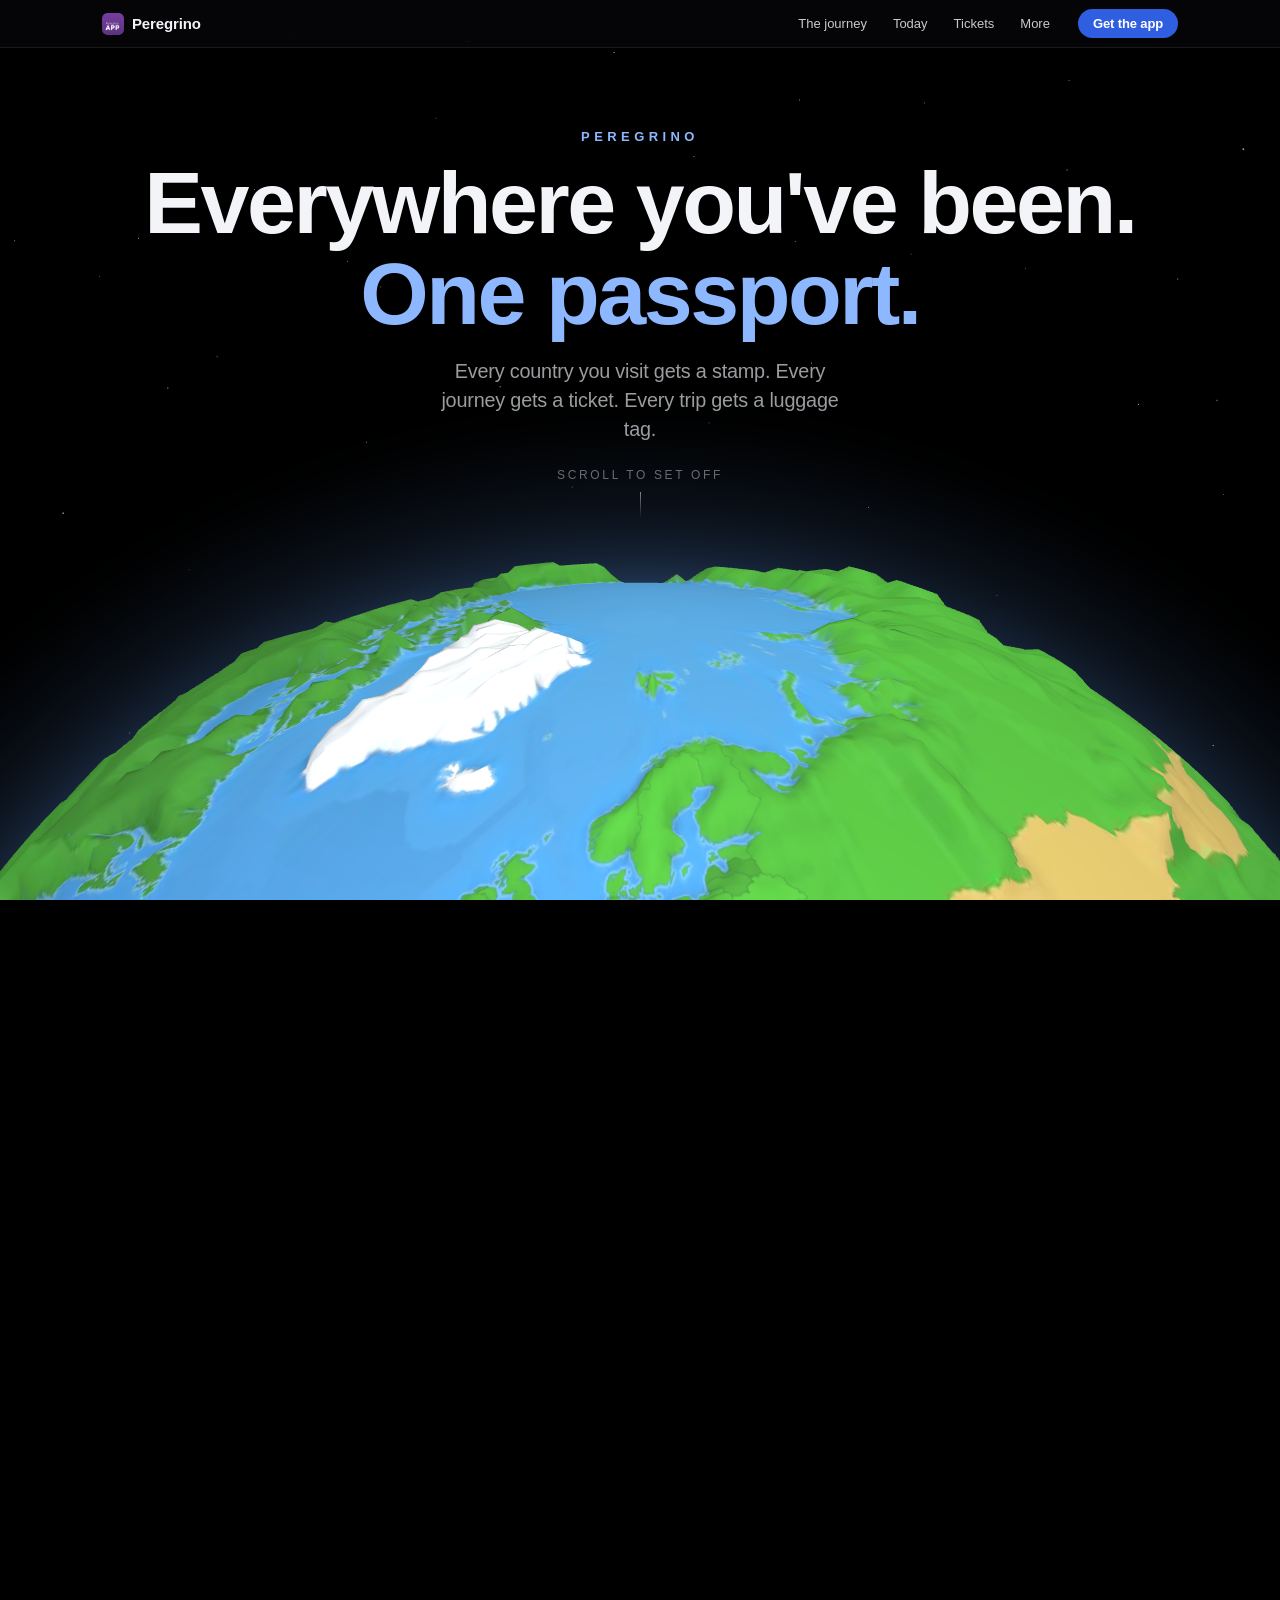
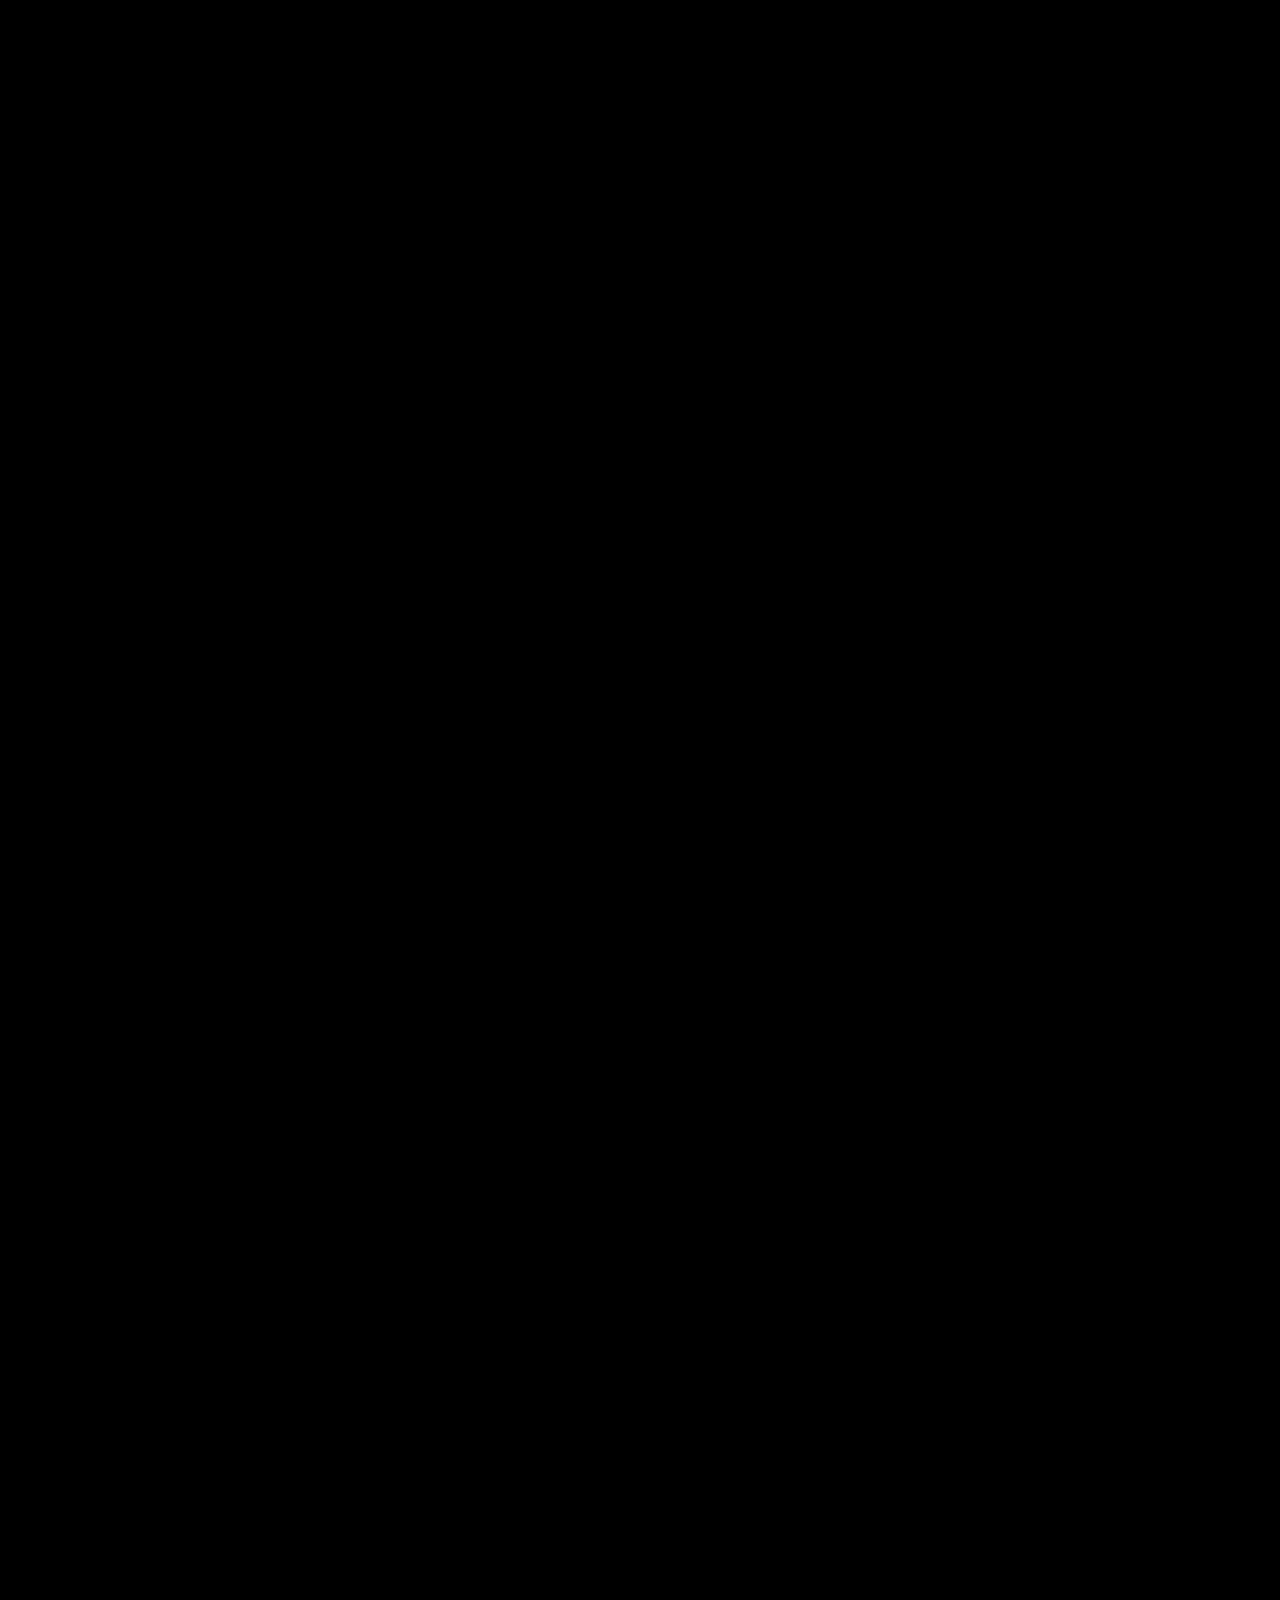
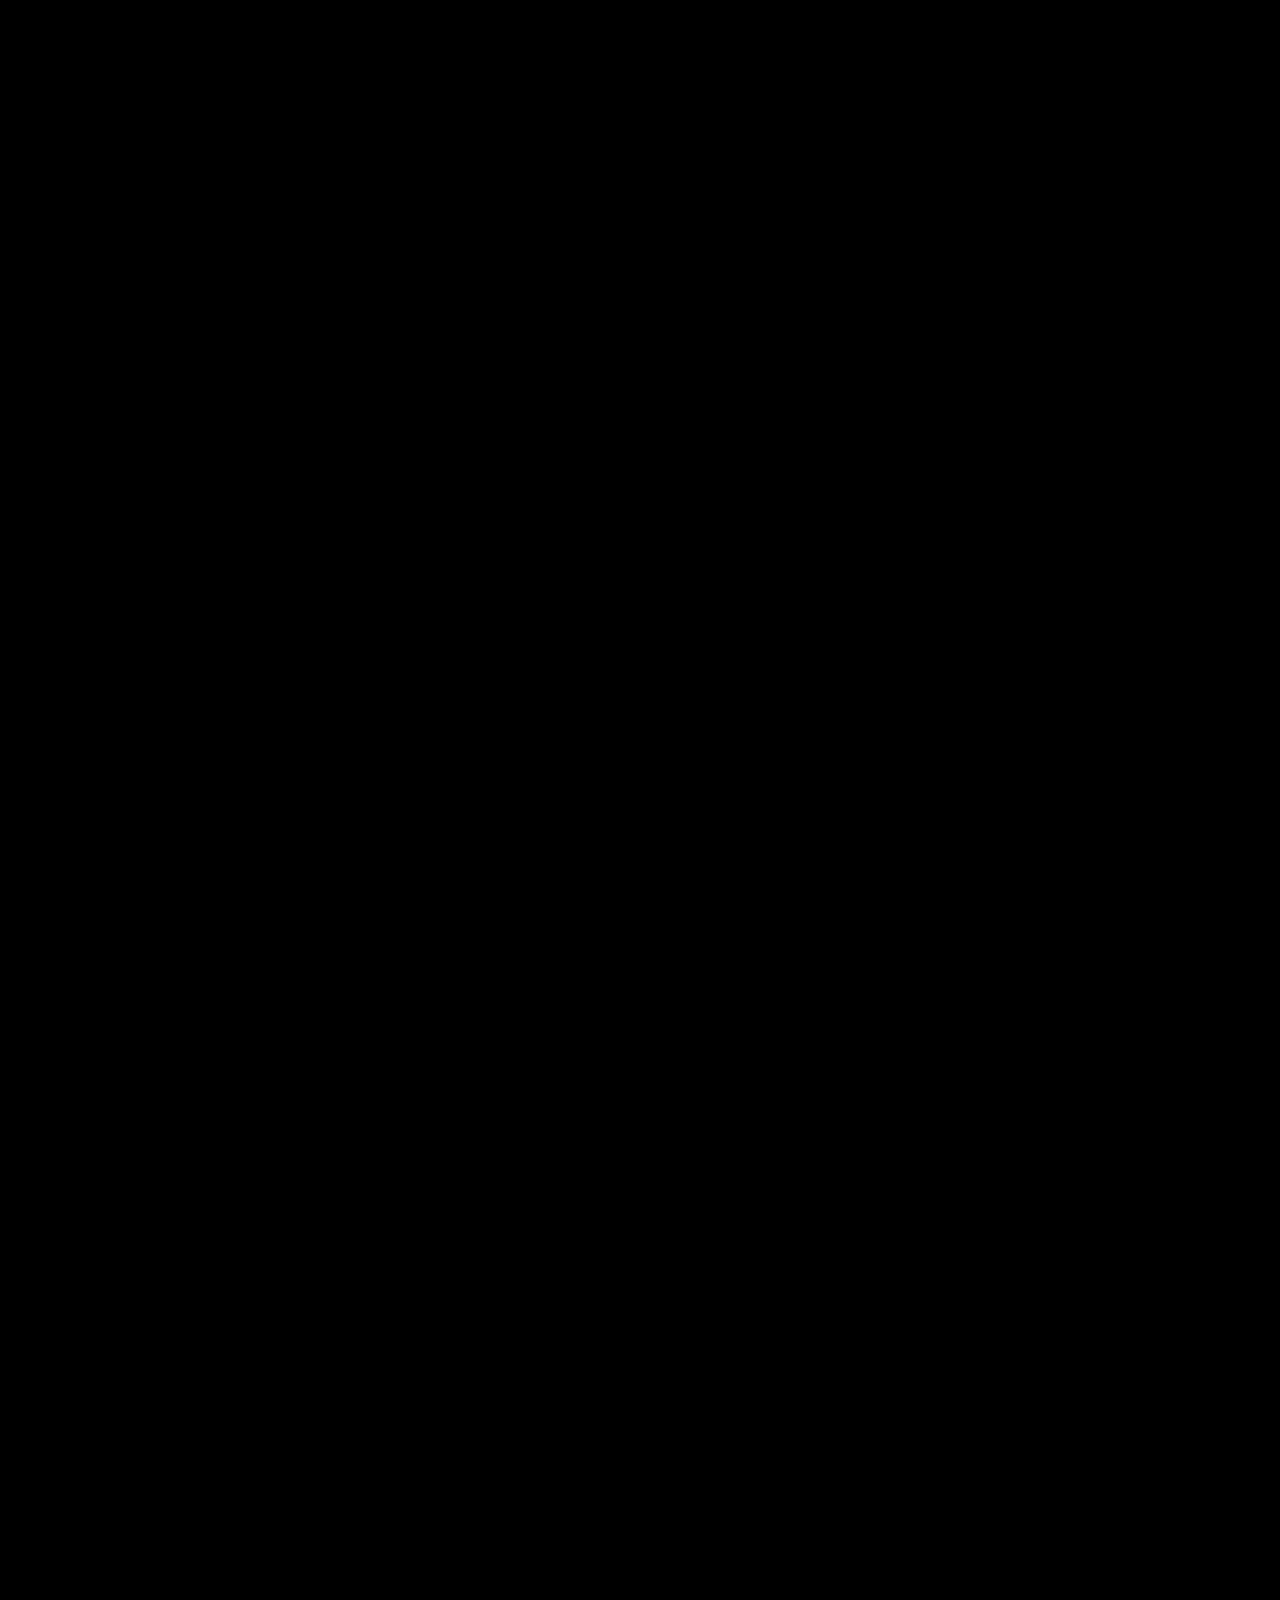
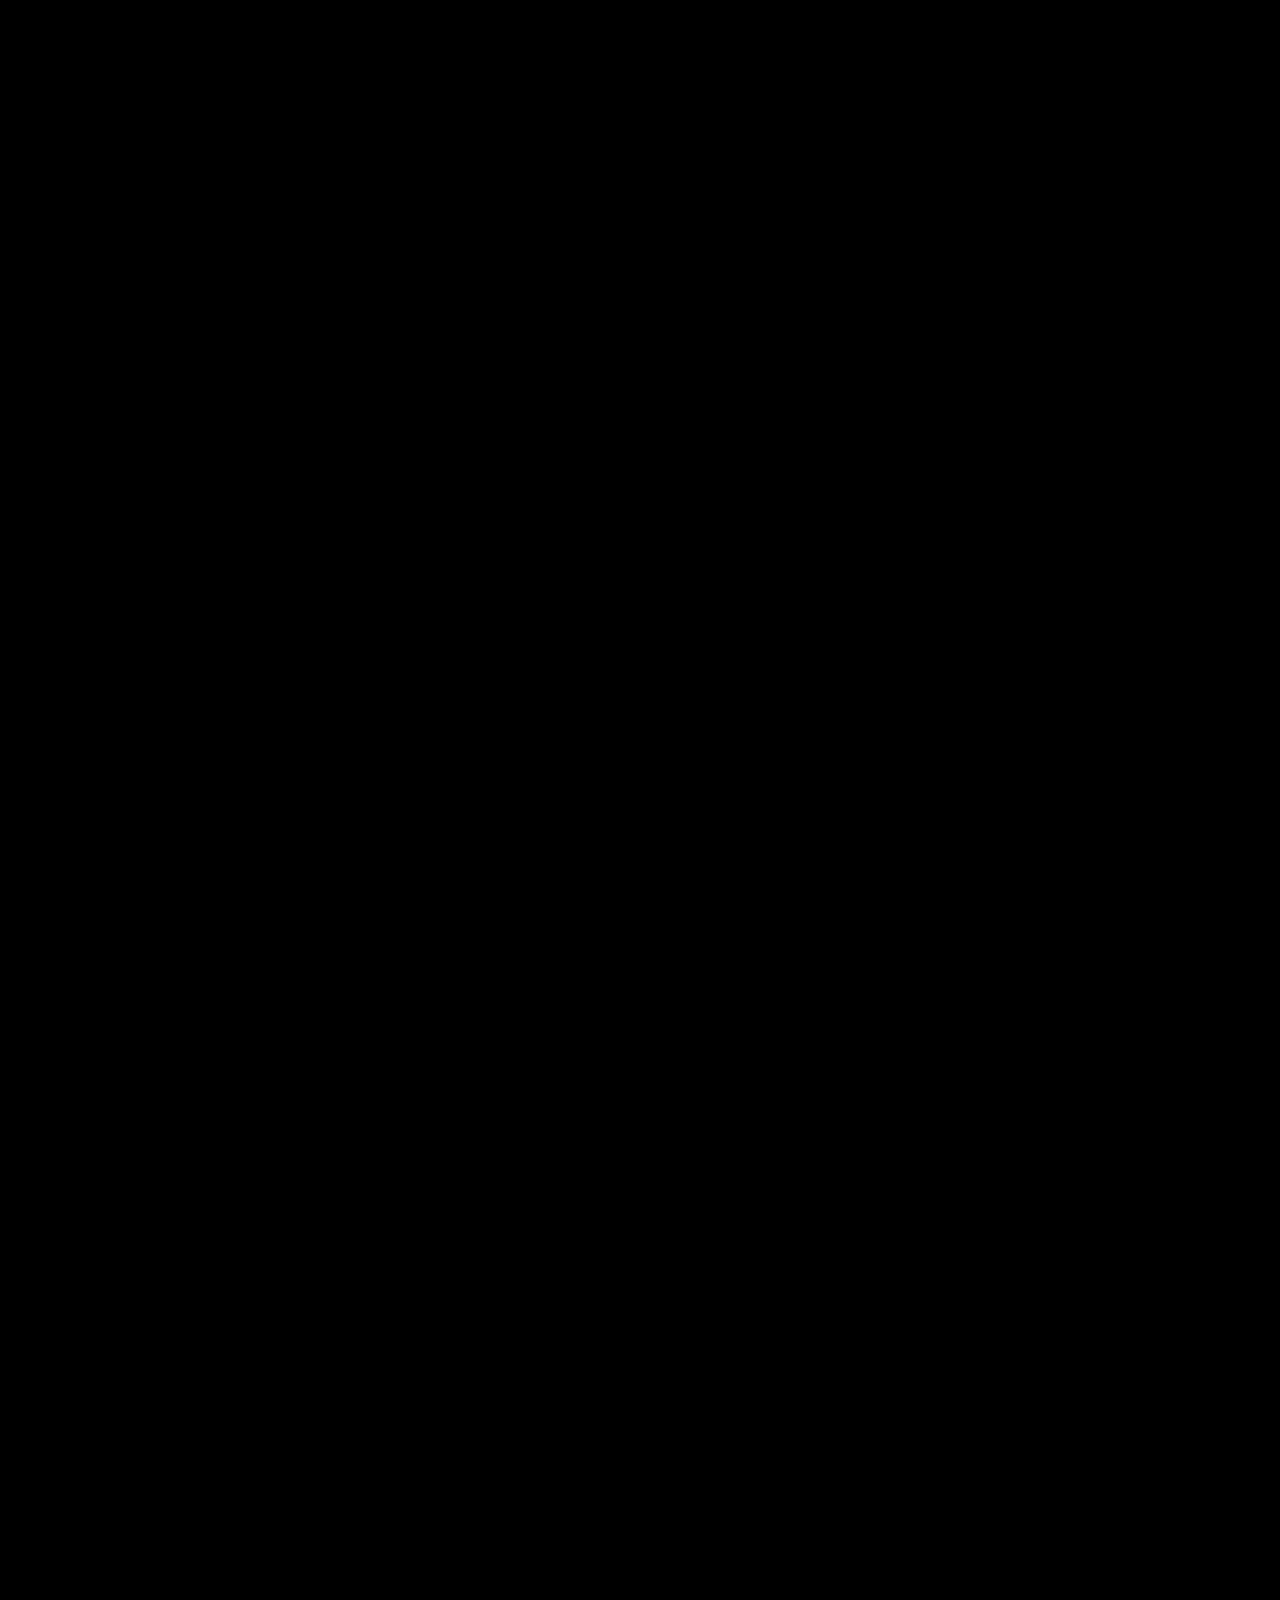
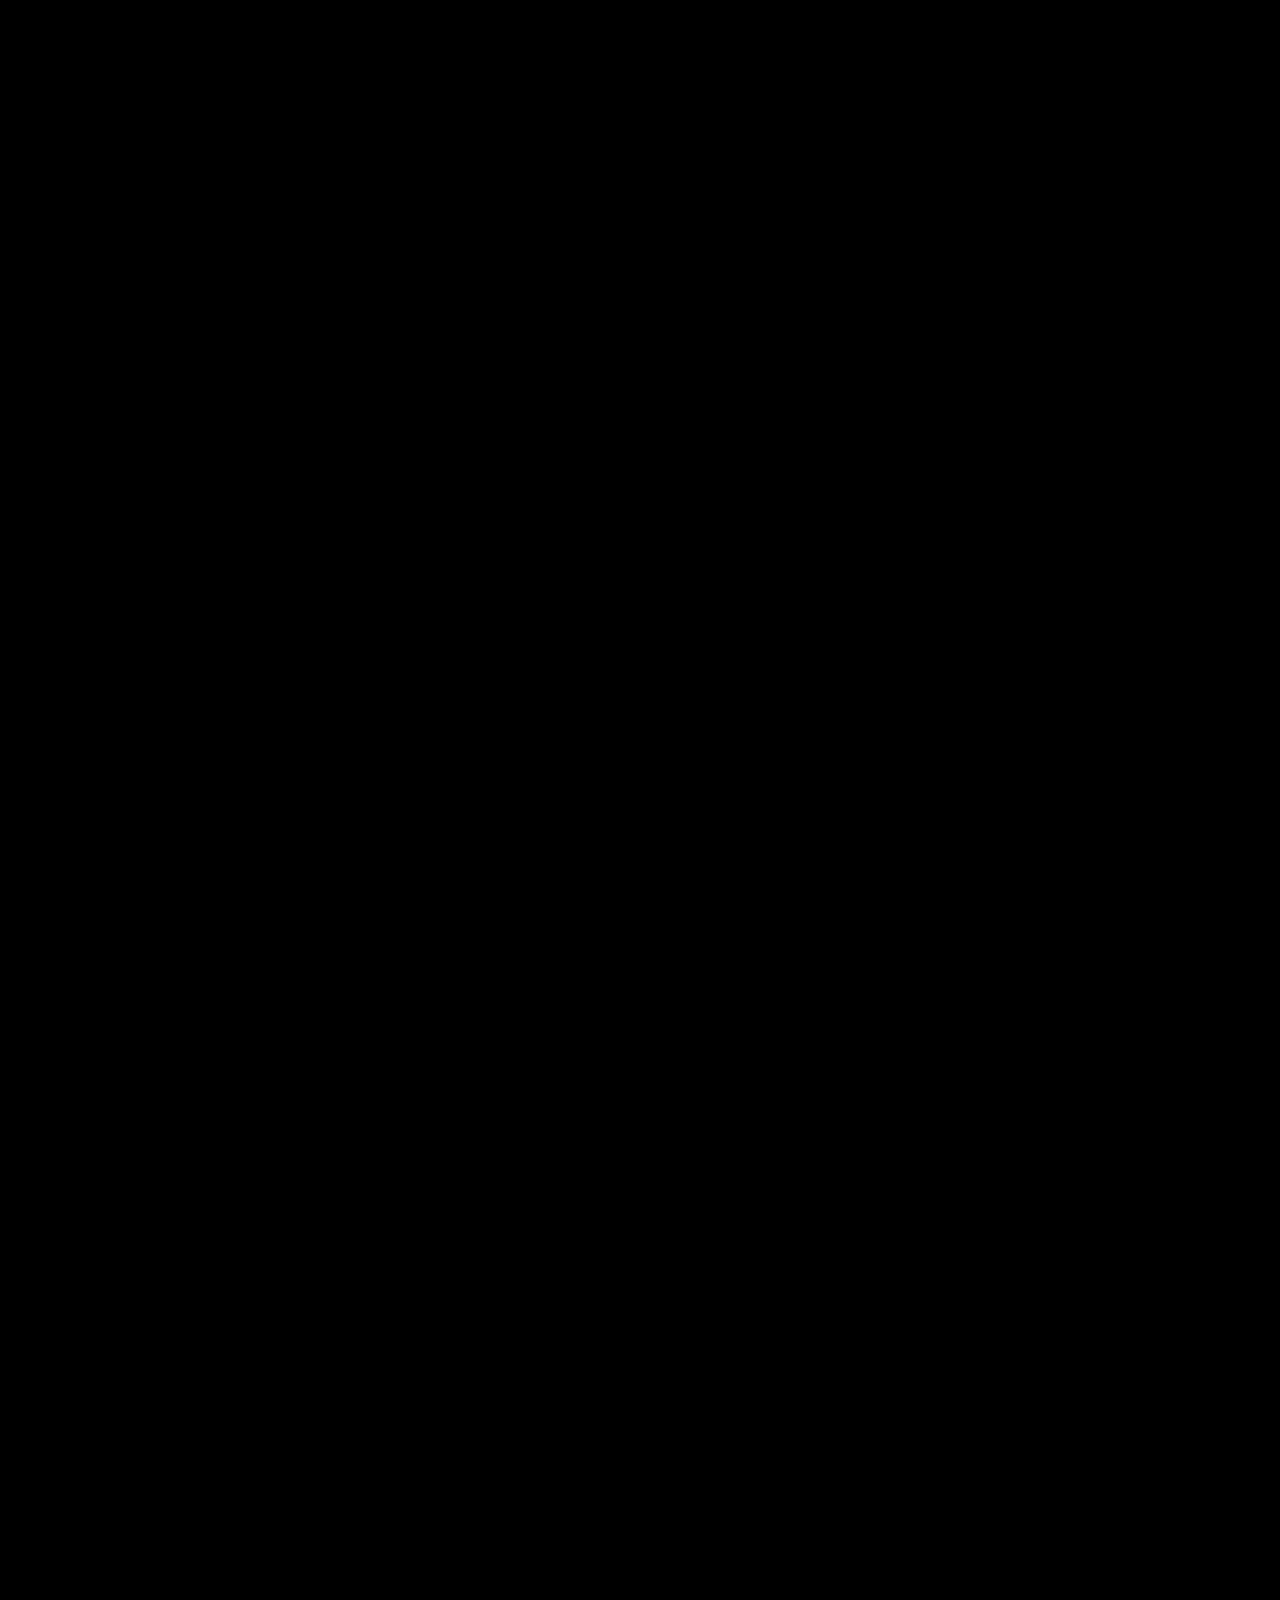
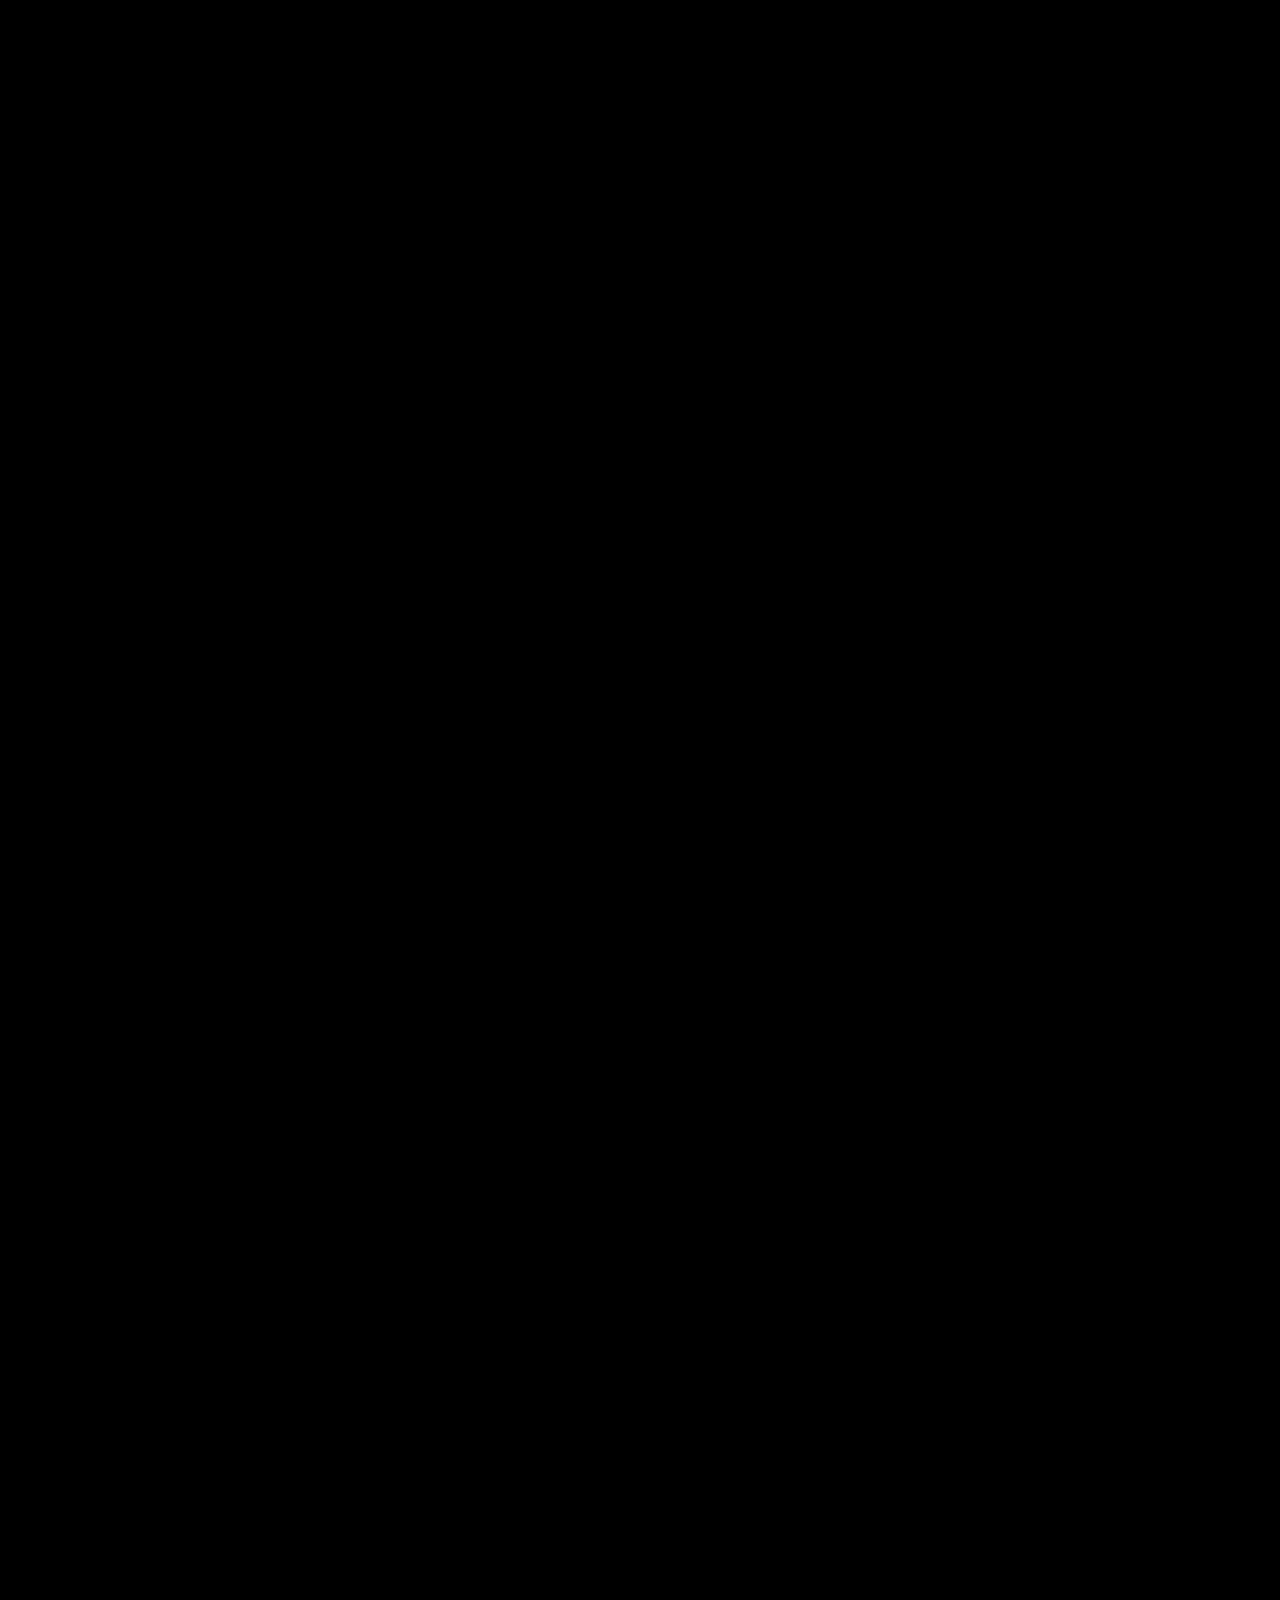
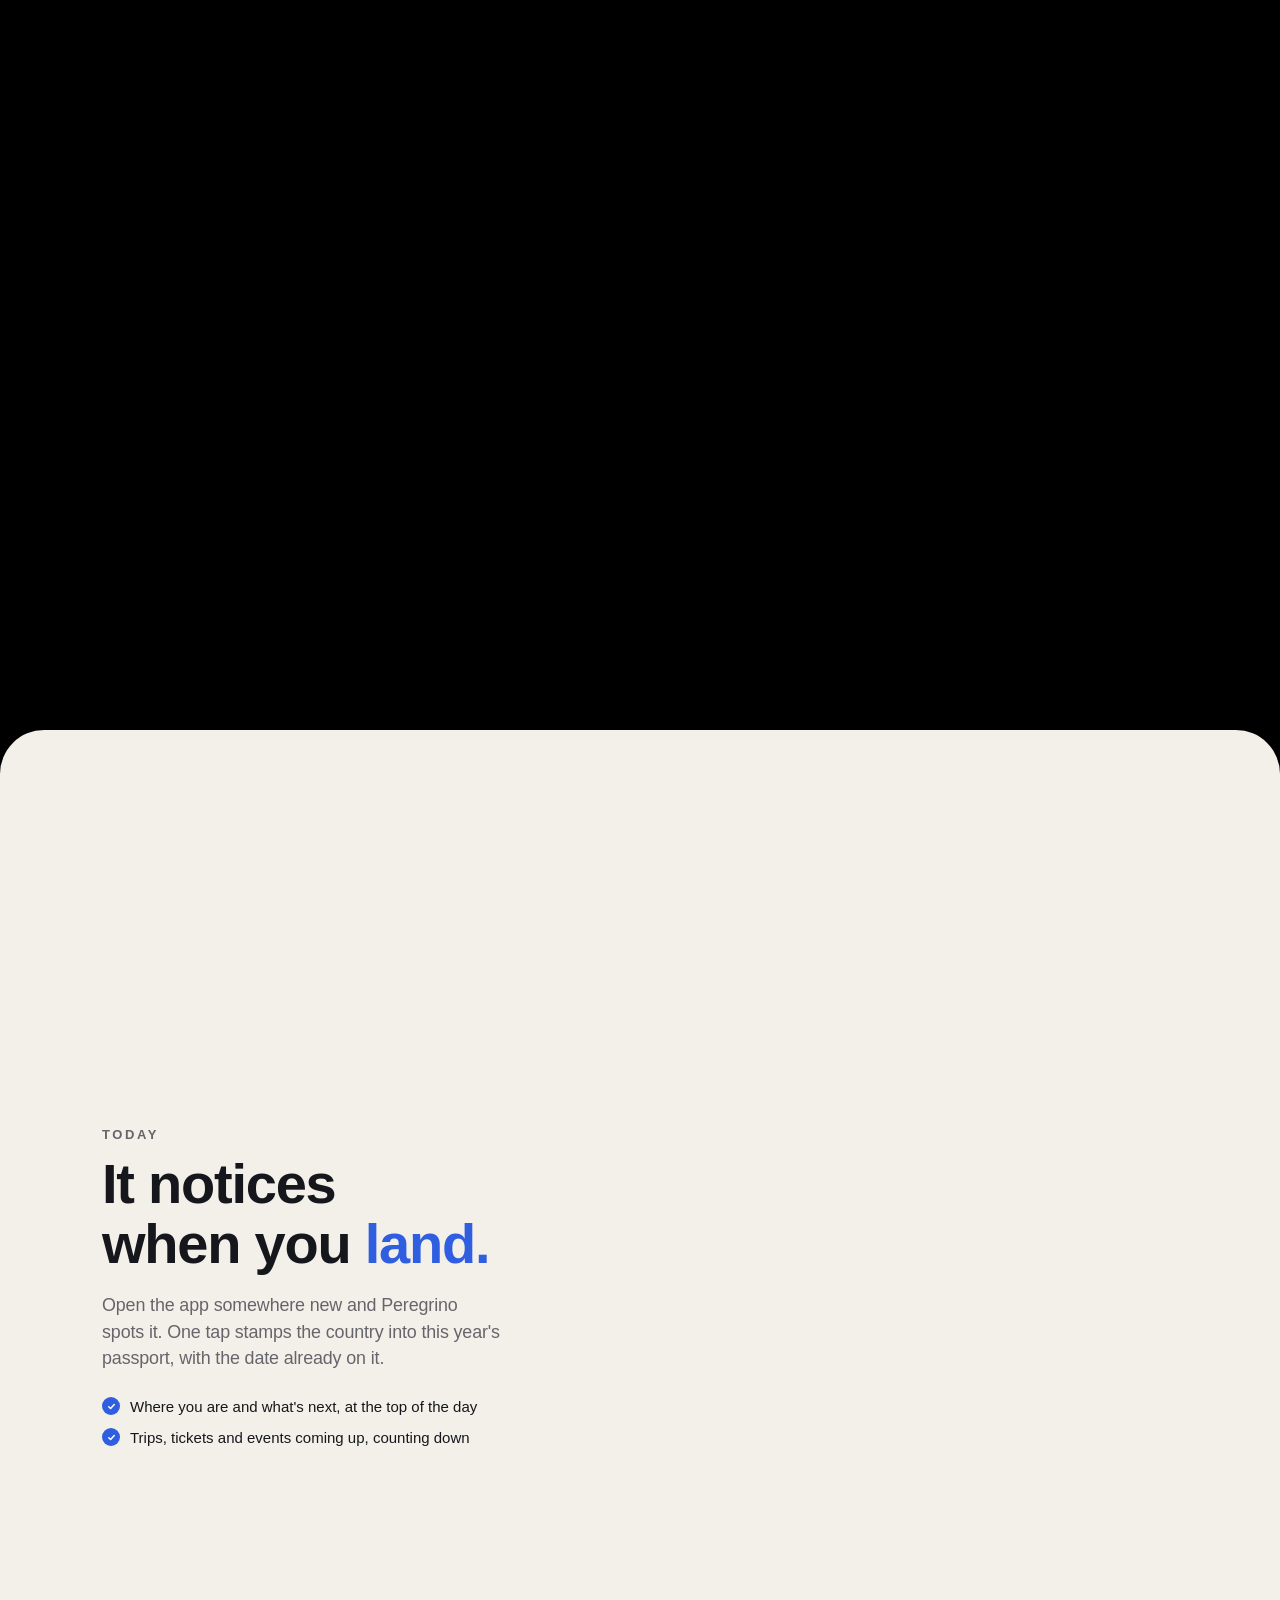
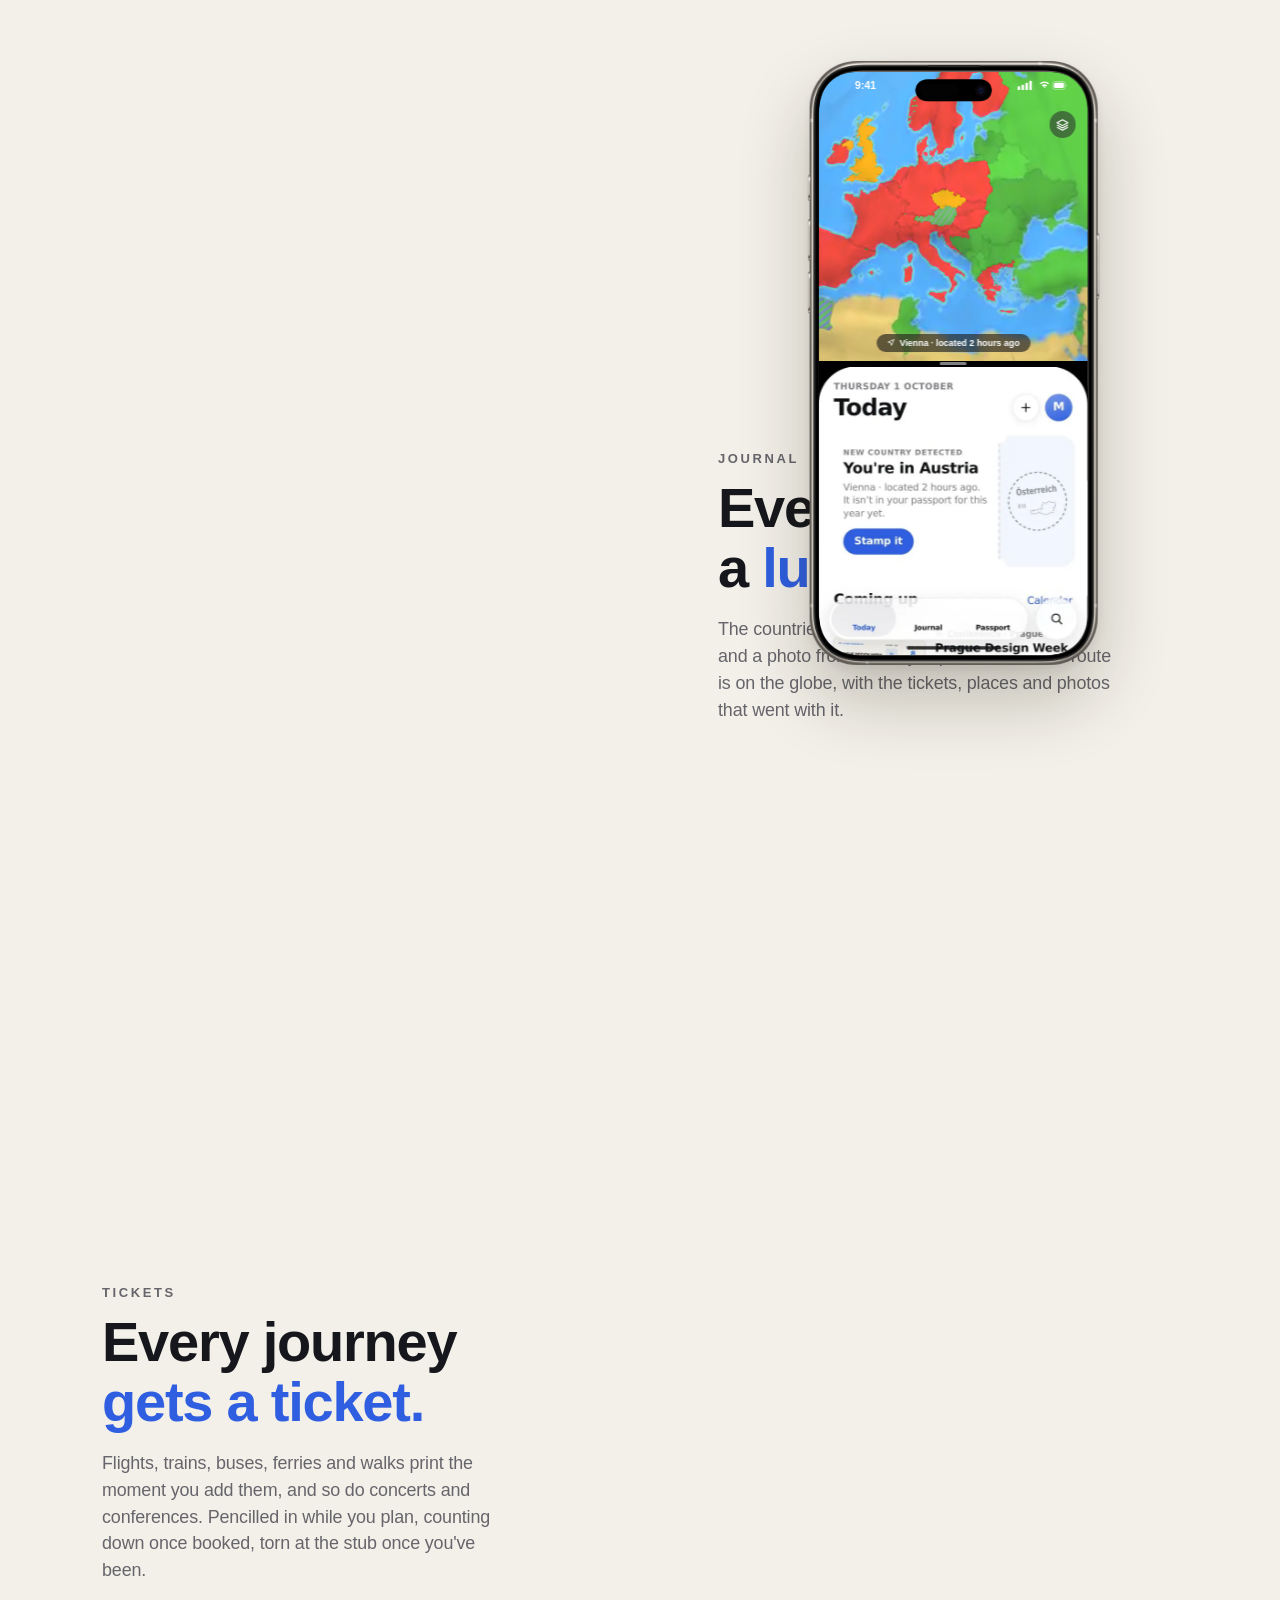
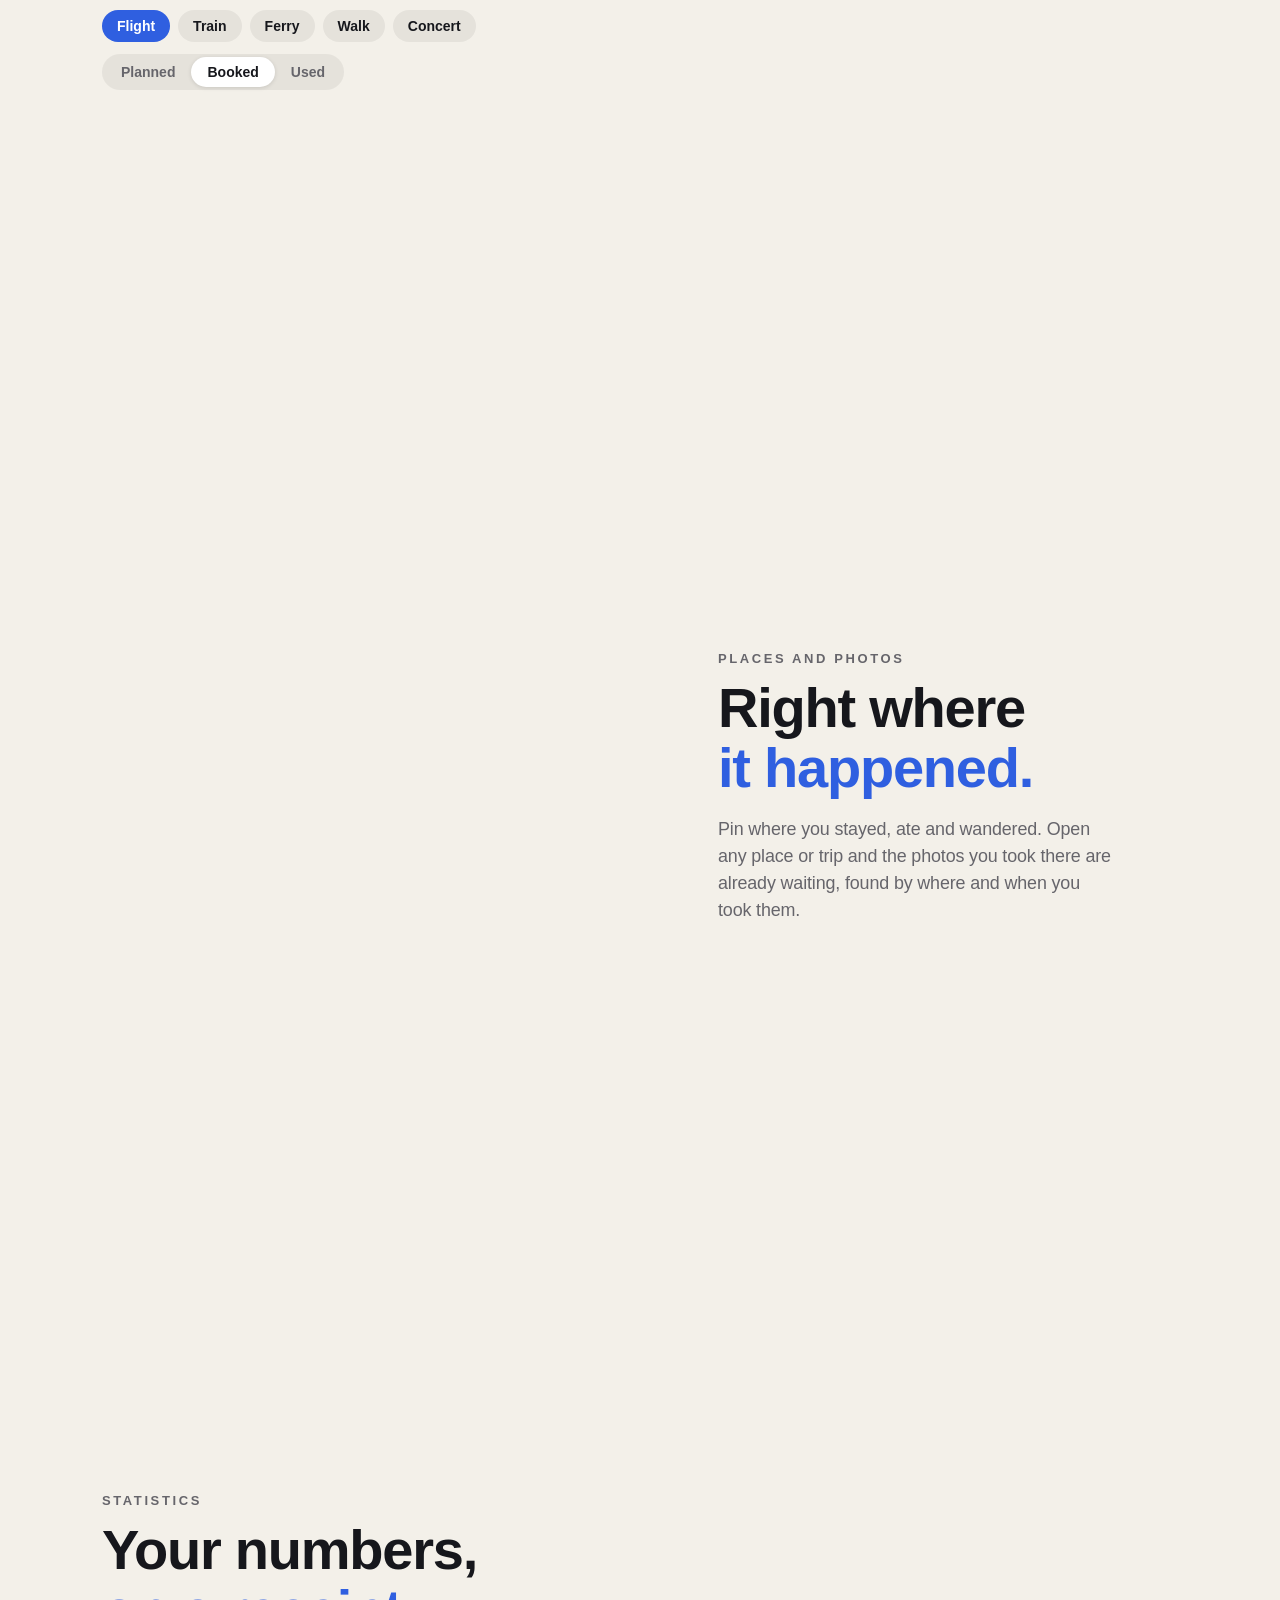
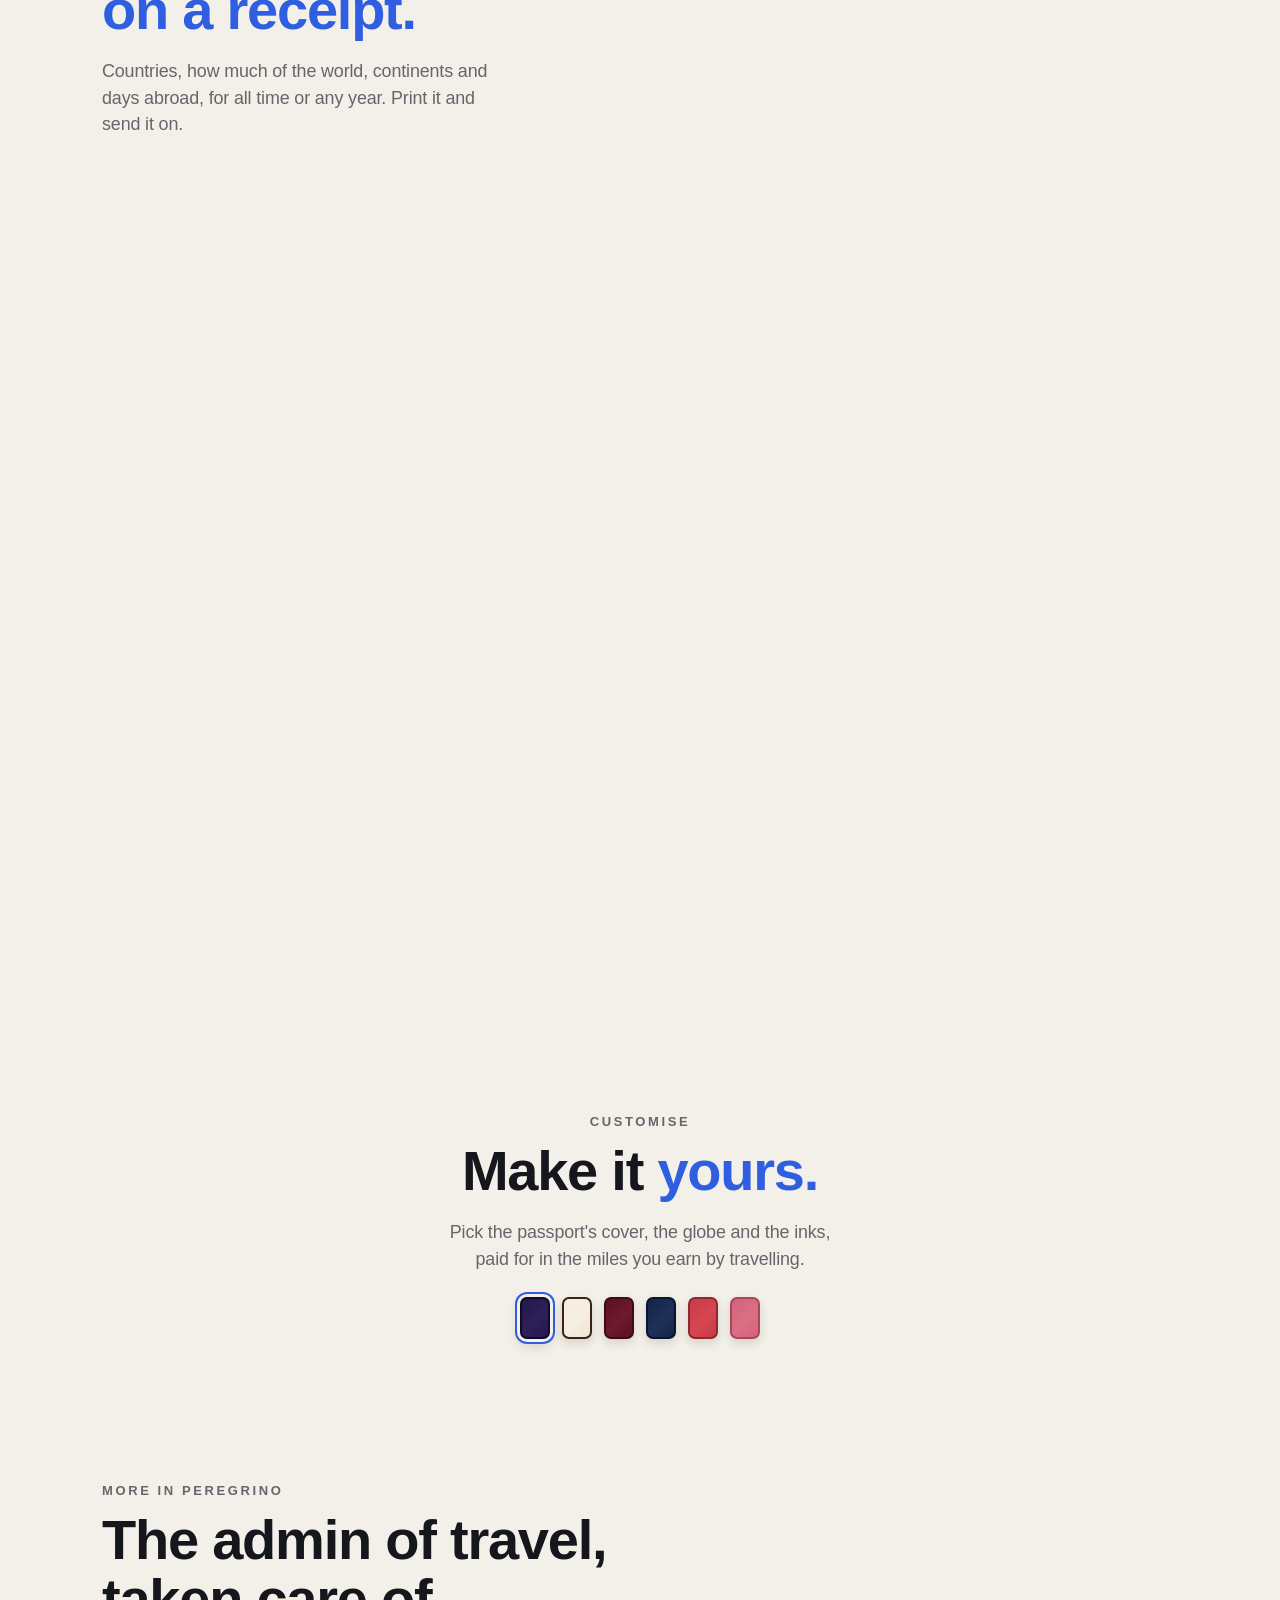
<file: peregrino/index.html>
<!DOCTYPE html>
<html lang="en">
<head>
<meta charset="utf-8">
<meta name="viewport" content="width=device-width, initial-scale=1, viewport-fit=cover">
<title>Peregrino · Everywhere you've been, in one passport</title>
<meta name="description" content="Peregrino is the travel journal for iPhone. Every country you visit gets a stamp, every journey gets a ticket, and every trip gets a luggage tag.">
<meta name="theme-color" content="#000000">
<meta property="og:title" content="Peregrino · Everywhere you've been, in one passport">
<meta property="og:description" content="The travel journal that stamps your passport for you.">
<meta property="og:type" content="website">
<link rel="icon" href="assets/favicon.png" type="image/png" sizes="64x64">
<link rel="apple-touch-icon" href="assets/app-icon.png">
<link rel="preload" href="assets/fonts/archivo-latin.woff2" as="font" type="font/woff2" crossorigin>
<link rel="stylesheet" href="artifacts.css">
<link rel="stylesheet" href="styles.css">
</head>
<body>

<!-- ───────────────────────── nav ───────────────────────── -->
<header class="nav" id="nav">
  <div class="nav-inner">
    <a class="nav-logo" href="#top" aria-label="Peregrino home">
      <img class="nav-mark" src="assets/app-icon.png" alt="" width="256" height="256">
      Peregrino
    </a>
    <nav class="nav-links" aria-label="Primary">
      <a href="#story">The journey</a>
      <a href="#today">Today</a>
      <a href="#tickets">Tickets</a>
      <a href="#more">More</a>
    </nav>
    <a class="btn btn-sm" href="#get">Get the app</a>
  </div>
</header>

<main id="top">

  <!-- ─────────────────── the journey ───────────────────
       One scroll-scrubbed run. The globe rises out of the bottom of the
       hero blank and goes round the world: drives, trains, the Camino on
       foot, a ferry, a bus and flights, each new country painted as you
       cross into it.
       Then a big open passport comes up behind it and snaps shut on the
       globe; the closed booklet opens again on the data page, now full,
       the stamps land, and the phone slides in beside it. -->
  <section class="story" id="story">
    <div class="story-track">
      <div class="story-stage" id="stage">

        <canvas class="sky" id="sky" aria-hidden="true"></canvas>

        <!-- the passport, built by app.js: its right-hand page under the globe, the
             leaf that shuts on it above (both move as one book) -->
        <div class="pass" id="pass" aria-hidden="true"></div>

        <canvas class="globe" id="globe" aria-hidden="true"></canvas>
        <canvas class="over" id="over" aria-hidden="true"></canvas>
        <div class="pass pass-upper" id="passUpper" aria-hidden="true"></div>

        <div class="hero-copy" id="heroCopy">
          <p class="eyebrow">Peregrino</p>
          <h1 class="h1">Everywhere you've been.<br><span class="hl">One passport.</span></h1>
          <p class="sub">Every country you visit gets a stamp. Every journey gets a ticket. Every trip gets a luggage tag.</p>
          <div class="hero-scrollhint" aria-hidden="true">
            <span>Scroll to set off</span>
            <span class="hint-line"></span>
          </div>
        </div>

        <div class="hud-shade" id="hudShade" aria-hidden="true"></div>
        <div class="hud" id="hud" aria-hidden="true">
          <div class="hud-stat"><b id="hudCountries">0</b><span>countries</span></div>
          <div class="hud-stat"><b id="hudWorld">0%</b><span>of the world</span></div>
          <div class="hud-stat"><b id="hudKm">0</b><span>km travelled</span></div>
        </div>
        <div class="leg" id="leg" aria-hidden="true"><span class="leg-glyph" id="legGlyph"></span><span id="legText">Prague</span></div>
        <div class="stamp-pop" id="stampPop" aria-hidden="true"></div>

        <!-- the phone that ends up beside the passport -->
        <div class="phone-wrap" id="phoneWrap" aria-hidden="true">
          <div class="phone-screen">
            <img class="phone-shot" src="assets/screens/passport.jpg" alt="" width="590" height="1278">
          </div>
          <img class="phone-frame" src="assets/phone-frame.webp" alt="" width="1470" height="3000">
        </div>

        <div class="story-outro" id="storyOutro">
          <h2 class="h2">Every trip ends up<br><span class="hl">in your passport.</span></h2>
          <p class="sub sub-tight">Stamped as you cross the border, counted on the data page, and kept on your iPhone.</p>
        </div>

        <div class="nudge" id="nudge" aria-hidden="true">
          <span>Keep scrolling</span>
          <svg viewBox="0 0 16 16"><path d="M8 2.4v10.4M3.4 8.2 8 12.8l4.6-4.6"/></svg>
        </div>
      </div>
    </div>
  </section>

  <!-- ─────────────────── paper body ─────────────────── -->
  <div class="paper">

    <!-- ─────────── the tour ───────────
         One phone, pinned while the blades scroll past, carried from side
         to side to sit opposite each one by one of the app's vehicles
         (data-carrier names the one that brings it to a stop). Each stop
         changes what it shows and brings out the thing the app prints for it. -->
    <section class="tour" id="tour">
      <div class="tour-stage" aria-hidden="true">
        <!-- the vehicles that take the phone from one stop to the next (built by app.js) -->
        <div class="carrier" id="carrier"></div>
        <div class="tour-rig" id="rig">
          <div class="tour-back" id="artsBack"></div>
          <div class="device tour-phone" id="tourPhone">
            <div class="device-screen" id="tourScreen"></div>
            <img class="device-frame" src="assets/phone-frame.webp" alt="" width="1470" height="3000">
          </div>
          <div class="tour-front" id="artsFront"></div>
        </div>
      </div>

      <div class="tour-stops">
        <article class="stop" id="today" data-side="right" data-screen="today">
          <div class="stop-copy">
            <p class="kicker">Today</p>
            <h2 class="h2">It notices<br>when you <span class="hl">land.</span></h2>
            <p class="body">Open the app somewhere new and Peregrino spots it. One tap stamps the country into this year's passport, with the date already on it.</p>
            <ul class="ticks">
              <li>Where you are and what's next, at the top of the day</li>
              <li>Trips, tickets and events coming up, counting down</li>
            </ul>
          </div>
        </article>

        <article class="stop" id="journal" data-side="left" data-screen="journal" data-carrier="plane">
          <div class="stop-copy">
            <p class="kicker">Journal</p>
            <h2 class="h2">Every trip gets<br>a <span class="hl">luggage tag.</span></h2>
            <p class="body">The countries it took in, stamped on. The dates, and a photo from the way. Open one and the route is on the globe, with the tickets, places and photos that went with it.</p>
          </div>
        </article>

        <article class="stop" id="tickets" data-side="right" data-screen="tickets" data-carrier="train">
          <div class="stop-copy">
            <p class="kicker">Tickets</p>
            <h2 class="h2">Every journey<br><span class="hl">gets a ticket.</span></h2>
            <p class="body">Flights, trains, buses, ferries and walks print the moment you add them, and so do concerts and conferences. Pencilled in while you plan, counting down once booked, torn at the stub once you've been.</p>
            <div class="chips" role="group" aria-label="What to print" id="ticketKinds">
              <button class="chip" type="button" data-kind="flight" aria-pressed="true">Flight</button>
              <button class="chip" type="button" data-kind="train" aria-pressed="false">Train</button>
              <button class="chip" type="button" data-kind="ferry" aria-pressed="false">Ferry</button>
              <button class="chip" type="button" data-kind="walk" aria-pressed="false">Walk</button>
              <button class="chip" type="button" data-kind="concert" aria-pressed="false">Concert</button>
            </div>
            <div class="seg" role="radiogroup" aria-label="Ticket state" id="ticketState">
              <button type="button" role="radio" aria-checked="false" data-state="planned">Planned</button>
              <button type="button" role="radio" aria-checked="true" data-state="booked">Booked</button>
              <button type="button" role="radio" aria-checked="false" data-state="used">Used</button>
            </div>
          </div>
        </article>

        <article class="stop" id="places" data-side="left" data-screen="place" data-carrier="car">
          <div class="stop-copy">
            <p class="kicker">Places and photos</p>
            <h2 class="h2">Right where<br><span class="hl">it happened.</span></h2>
            <p class="body">Pin where you stayed, ate and wandered. Open any place or trip and the photos you took there are already waiting, found by where and when you took them.</p>
          </div>
        </article>

        <article class="stop stop-short" id="stats" data-side="right" data-screen="stats" data-carrier="ship">
          <div class="stop-copy">
            <p class="kicker">Statistics</p>
            <h2 class="h2">Your numbers,<br><span class="hl">on a receipt.</span></h2>
            <p class="body">Countries, how much of the world, continents and days abroad, for all time or any year. Print it and send it on.</p>
          </div>
        </article>

        <article class="stop stop-centre" id="customise" data-side="centre" data-screen="customize" data-carrier="lander">
          <div class="stop-copy">
            <p class="kicker">Customise</p>
            <h2 class="h2">Make it <span class="hl">yours.</span></h2>
            <p class="body">Pick the passport's cover, the globe and the inks, paid for in the miles you earn by travelling.</p>
            <div class="swatches" role="radiogroup" aria-label="Passport cover" id="coverPick">
              <button type="button" role="radio" aria-checked="true" data-style="classicPurple" aria-label="Classic Purple" title="Classic Purple"></button>
              <button type="button" role="radio" aria-checked="false" data-style="book" aria-label="Leather Book" title="Leather Book"></button>
              <button type="button" role="radio" aria-checked="false" data-style="burgundy" aria-label="Burgundy Passport" title="Burgundy Passport"></button>
              <button type="button" role="radio" aria-checked="false" data-style="navy" aria-label="Navy Passport" title="Navy Passport"></button>
              <button type="button" role="radio" aria-checked="false" data-style="swiss" aria-label="Swiss Passport" title="Swiss Passport"></button>
              <button type="button" role="radio" aria-checked="false" data-style="dubu" aria-label="Dubu Card" title="Dubu Card"></button>
            </div>
          </div>
        </article>
      </div>
    </section>

    <!-- the small things -->
    <section class="bento" id="more">
      <div class="bento-head reveal">
        <p class="kicker">More in Peregrino</p>
        <h2 class="h2">The admin of travel,<br>taken care of.</h2>
      </div>
      <div class="bento-grid">
        <article class="tile tile-wide reveal">
          <div class="tile-art tile-share" aria-hidden="true">
            <div class="share-ticket" id="shareTicket"></div>
            <span class="share-arrow"></span>
            <img src="assets/app-icon.png" alt="" width="256" height="256">
          </div>
          <h3>Share a flight straight in.</h3>
          <p>Share an itinerary from Flighty and Peregrino reads the flight, the airports and the times, then prints the ticket for you.</p>
        </article>
        <article class="tile reveal">
          <div class="tile-art tile-ring" aria-hidden="true">
            <svg viewBox="0 0 120 120"><circle class="ring-bg" cx="60" cy="60" r="50"/><circle class="ring-fg" id="ring" cx="60" cy="60" r="50"/></svg>
            <p><b id="ringDays">0</b><span>of 90 days</span></p>
          </div>
          <h3>Schengen, counted.</h3>
          <p>The rolling 90 in 180 window, worked out from your trips, so you know how long you can stay.</p>
        </article>
        <article class="tile reveal">
          <div class="tile-art tile-pins" aria-hidden="true">
            <span class="pin pin-eu">EU</span><span class="pin pin-as">AS</span><span class="pin pin-na">NA</span>
          </div>
          <h3>Trophies worth pinning.</h3>
          <p>Enamel pins for continents, firsts and streaks, and Game Center leaderboards for the map games.</p>
        </article>
        <article class="tile reveal">
          <div class="tile-art tile-layers" aria-hidden="true">
            <span>Country colours</span><span>Place pins</span><span>Travel arcs</span><span>Planes &amp; ships</span>
          </div>
          <h3>Your globe, your layers.</h3>
          <p>Turn countries, pins, routes and planes on or off, or flatten the globe into a map.</p>
        </article>
        <article class="tile reveal">
          <div class="tile-art tile-game" aria-hidden="true">
            <svg class="game-target" viewBox="0 0 64 64"><circle cx="32" cy="32" r="20"/><circle cx="32" cy="32" r="5"/><path d="M32 4v14M32 46v14M4 32h14M46 32h14"/></svg>
            <span class="game-clock">0:07</span>
          </div>
          <h3>Pinpoint, against the clock.</h3>
          <p>Tap each country on the map before time runs out. Six continents, and a best time to beat.</p>
        </article>
        <article class="tile tile-full reveal">
          <div class="tile-art tile-cal" aria-hidden="true" id="miniCal"></div>
          <h3>A calendar that remembers.</h3>
          <p>Every trip, stay and event on one calendar. Scroll back through the months to find where you were on any day.</p>
        </article>
      </div>
    </section>

    <section class="cta" id="get">
      <div class="cta-brand" id="ctaBrand">
        <div class="cta-fan" id="ctaFan" aria-hidden="true">
          <img class="cta-icon" src="assets/app-icon.png" alt="" width="256" height="256">
        </div>
        <p class="cta-name">Peregrino</p>
      </div>
      <h2 class="h2 reveal">Issue your passport.</h2>
      <p class="body cta-body reveal">Free on iPhone. The first stamp is on us.</p>
      <div class="store-row reveal">
        <a class="store" href="#" aria-label="Download on the App Store">
          <span class="store-icon"></span>
          <span class="store-txt"><small>Download on the</small><strong>App Store</strong></span>
        </a>
      </div>
    </section>

    <section class="faq" id="faq" aria-labelledby="faqHead">
      <h2 class="h2 faq-head reveal" id="faqHead">Questions. <span class="hl">Answered.</span></h2>
      <div class="faq-list reveal">

        <div class="faq-item">
          <button class="faq-q" type="button" aria-expanded="false" aria-controls="faq-a1" id="faq-q1">
            Does Peregrino track where I go?<span class="faq-mark" aria-hidden="true"></span>
          </button>
          <div class="faq-a" id="faq-a1" role="region" aria-labelledby="faq-q1">
            <div><p>No. If you allow location, it checks which country you're in when you open the app, and offers a stamp if it's a new one. Leave location off and you add countries and trips yourself; everything else works the same.</p></div>
          </div>
        </div>

        <div class="faq-item">
          <button class="faq-q" type="button" aria-expanded="false" aria-controls="faq-a2" id="faq-q2">
            Can I add trips I took years ago?<span class="faq-mark" aria-hidden="true"></span>
          </button>
          <div class="faq-a" id="faq-a2" role="region" aria-labelledby="faq-q2">
            <div><p>Yes. Add the trip with its dates and Peregrino finds the photos you took there in your library, so old trips fill out as quickly as new ones.</p></div>
          </div>
        </div>

        <div class="faq-item">
          <button class="faq-q" type="button" aria-expanded="false" aria-controls="faq-a3" id="faq-q3">
            What counts as a country?<span class="faq-mark" aria-hidden="true"></span>
          </button>
          <div class="faq-a" id="faq-a3" role="region" aria-labelledby="faq-q3">
            <div><p>The passport counts 248 countries and territories, so places like Hong Kong, Greenland or the Faroe Islands get their own stamp.</p></div>
          </div>
        </div>

        <div class="faq-item">
          <button class="faq-q" type="button" aria-expanded="false" aria-controls="faq-a4" id="faq-q4">
            Is it just flights?<span class="faq-mark" aria-hidden="true"></span>
          </button>
          <div class="faq-a" id="faq-a4" role="region" aria-labelledby="faq-q4">
            <div><p>No. Trains, buses, ferries, drives and walks all get tickets, and so do concerts, festivals and conferences. Places you stayed or ate at have their own list too.</p></div>
          </div>
        </div>

        <div class="faq-item">
          <button class="faq-q" type="button" aria-expanded="false" aria-controls="faq-a5" id="faq-q5">
            Where is my travel history kept?<span class="faq-mark" aria-hidden="true"></span>
          </button>
          <div class="faq-a" id="faq-a5" role="region" aria-labelledby="faq-q5">
            <div><p>On your iPhone. Your passport is yours, and nothing about where you have been is shown to anyone unless you share it.</p></div>
          </div>
        </div>

      </div>
    </section>

  </div>
</main>

<footer class="footer">
  <div class="footer-inner">
    <p>Peregrino</p>
    <nav aria-label="Footer">
      <a href="#">Privacy</a><a href="#">Terms</a><a href="#">Support</a><a href="#">Contact</a>
    </nav>
    <p class="footer-legal">Copyright © 2026 Michael Kimberly Svrcek. All rights reserved.</p>
  </div>
</footer>

<script src="globe.js"></script>
<script src="artifacts.js"></script>
<script src="vehicles.js"></script>
<script src="app.js"></script>
</body>
</html>
</file>
<file: peregrino/artifacts.css>
/* =============================================================
   The print family (see artifacts.js): card stock, inks, type.
   Every size is a canonical point on the app's artifact; frames
   scale the whole piece.
   ============================================================= */
@font-face{
  font-family:"Archivo";
  src:url(assets/fonts/archivo-latin.woff2) format("woff2");
  font-weight:100 900; font-stretch:62% 125%; font-display:swap;
  unicode-range:U+0000-00FF,U+0131,U+0152-0153,U+02BB-02BC,U+02C6,U+02DA,U+02DC,U+0304,U+0308,U+0329,U+2000-206F,U+20AC,U+2122,U+2191,U+2193,U+2212,U+2215,U+FEFF,U+FFFD;
}
@font-face{
  font-family:"Archivo";
  src:url(assets/fonts/archivo-latin-ext.woff2) format("woff2");
  font-weight:100 900; font-stretch:62% 125%; font-display:swap;
  unicode-range:U+0100-02BA,U+02BD-02C5,U+02C7-02CC,U+02CE-02D7,U+02DD-02FF,U+0304,U+0308,U+0329,U+1D00-1DBF,U+1E00-1E9F,U+1EF2-1EFF,U+2020,U+20A0-20AB,U+20AD-20C0,U+2113,U+2C60-2C7F,U+A720-A7FF;
}
:root{
  --pr-paper:#FBF9F4; --pr-shade:#F2EEE5;
  --pr-ink:#1D1C1A; --pr-soft:rgba(29,28,26,.62); --pr-faint:rgba(29,28,26,.38);
  --pr-pencil:#8A93A0;
  --pr-mono:ui-monospace,"SF Mono",SFMono-Regular,Menlo,"Roboto Mono",Consolas,monospace;
  --pr-face:"Archivo",-apple-system,"Helvetica Neue",Arial,sans-serif;
}
.art-frame{position:relative;flex:none}
.art-frame > *{position:absolute;left:0;top:0}
.art-scale > *{position:absolute;left:0;top:0}

/* ---------- stamps ---------- */
.cstamp{display:block;width:100%;height:100%;overflow:visible}
.st-name{font-family:var(--pr-face);font-weight:800;font-stretch:75%}
.st-cont{font-family:ui-rounded,"SF Pro Rounded",var(--pr-face);font-weight:500;font-size:17px}
.st-date{font-family:var(--pr-mono);font-weight:700}
.stamp-box{display:block;position:relative;transform:rotate(var(--tilt,0deg)) scale(var(--mul,1))}

/* ---------- tickets: 480 × 200 ---------- */
.tk{position:relative;width:480px;height:200px;filter:drop-shadow(0 3px 6px rgba(0,0,0,.16));color:var(--pr-ink)}
.tk.is-planned{filter:drop-shadow(0 3px 6px rgba(0,0,0,.08))}
.tk-paper{position:absolute;left:0;top:0;width:480px;height:200px;overflow:visible}
.tk-body-torn{display:none}
.tk.is-used .tk-body{display:none}
.tk.is-used .tk-body-torn{display:inline}
.tk.is-used .tk-edge{display:none}
.tk-main{
  position:absolute;left:0;top:0;width:356px;height:200px;box-sizing:border-box;
  padding:20px 22px 19px 24px;display:flex;flex-direction:column;justify-content:space-between;
}
.tk-head{display:flex;align-items:center;gap:6px;height:14px}
.tk-head .glyph{flex:none}
.tk-kind{font-family:var(--pr-face);font-weight:800;font-stretch:125%;font-size:11px;letter-spacing:1.6px;white-space:nowrap;line-height:1}
.tk-sp{flex:1 1 0;min-width:0}
.tk-ref{font-family:var(--pr-mono);font-weight:600;font-size:9.5px;letter-spacing:.6px;white-space:nowrap}
.tk-route{display:flex;flex-direction:column}
.tk-row{display:flex;align-items:center;justify-content:space-between;gap:8px}
.tk-big{white-space:nowrap;line-height:1}
.tk-code{font-family:var(--pr-face);font-weight:900;font-stretch:125%;font-size:46px;letter-spacing:-.5px}
.tk-name{font-family:var(--pr-face);font-weight:800;font-stretch:75%;font-size:30px;text-transform:uppercase}
.tk-conn{display:flex;align-items:center;gap:4px;flex:none}
.tk-conn i{display:block;width:16px;height:0;border-top:1.5px dashed currentColor;border-radius:1px;opacity:.95}
.tk-stations{display:flex;justify-content:space-between;gap:10px;margin-top:3px;font-family:-apple-system,"SF Pro Text","Helvetica Neue",Arial,sans-serif;font-weight:600;font-size:11px;white-space:nowrap}
.tk-titlerow{display:flex;align-items:center;gap:14px}
.tk-titleblock{display:flex;flex-direction:column;gap:5px;flex:1 1 auto;min-width:0}
.tk-title{font-family:var(--pr-face);font-weight:800;font-stretch:75%;font-size:32px;line-height:.98;text-transform:uppercase}
.tk-sub{font-family:-apple-system,"Helvetica Neue",Arial,sans-serif;font-weight:600;font-size:11.5px;white-space:nowrap}
.tk-tile{flex:none;width:58px;height:58px;border-radius:10px;display:grid;place-items:center;box-sizing:border-box}
.tk-fields{display:flex;align-items:flex-start}
.tk-field{display:flex;flex-direction:column;gap:3px;width:104px}
.tk-field:last-child{width:auto}
.tk-label{font-family:-apple-system,"Helvetica Neue",Arial,sans-serif;font-weight:700;font-size:9px;letter-spacing:1.6px;text-transform:uppercase;white-space:nowrap}
.tk-value{font-family:var(--pr-mono);font-weight:600;font-size:13px;white-space:nowrap}
.tk-stub{position:absolute;left:356px;top:0;width:124px;height:200px;transform-origin:0 100%}
.tk-stub .tk-paper{width:124px}
.tk-stub-face{position:absolute;inset:0;display:flex;flex-direction:column;align-items:center;padding:20px 10px 16px;box-sizing:border-box}
.tk-day{font-family:var(--pr-face);font-weight:900;font-stretch:125%;font-size:38px;line-height:1}
.tk-month{font-family:var(--pr-face);font-weight:800;font-stretch:125%;font-size:12.5px;letter-spacing:2.2px;line-height:1.1}
.tk-line{font-family:var(--pr-mono);font-weight:600;font-size:11px;margin-top:3px}
.tk-bar{width:88px;height:26px;display:block}
.tk-bar .barcode{display:block}
.tk-pencilbox{display:block;width:100%;height:100%;border:1.2px dashed;border-radius:4px;box-sizing:border-box}
.tk-foot{font-family:var(--pr-face);font-weight:800;font-stretch:125%;font-size:8.5px;letter-spacing:1.3px;margin-top:7px;white-space:nowrap}
/* pencil: hollow type, graphite outline */
.hollow{color:var(--pr-paper)!important;-webkit-text-stroke:1.4px var(--pr-pencil);paint-order:stroke fill}
/* used: the stub tears away along the perforation and the rest centres */
.tk.is-used{transform:translateX(62px)}
.tk.is-used .tk-stub{opacity:0;transform:translate(44px,16px) rotate(11deg)}
.tk-stub{transition:opacity .45s cubic-bezier(.22,.61,.36,1), transform .55s cubic-bezier(.34,1.3,.64,1)}
.tk{transition:transform .5s cubic-bezier(.22,.61,.36,1)}

/* ---------- luggage tags: 460 × 240 ---------- */
.tg{position:relative;width:460px;height:240px;color:var(--pr-ink);filter:drop-shadow(0 3px 6px rgba(0,0,0,.16))}
.tg-paper{position:absolute;left:-70px;top:-6px;width:536px;height:252px;overflow:visible}
.tg-string{filter:drop-shadow(0 1px 1px rgba(0,0,0,.18))}
.tg-front{position:absolute;inset:0;padding:13px 22px 13px 70px;box-sizing:border-box;display:flex;flex-direction:column}
.tg-head{display:flex;align-items:center;gap:7px;height:16px}
.tg-kind{font-family:var(--pr-face);font-weight:800;font-stretch:125%;font-size:12px;letter-spacing:1.6px;white-space:nowrap}
.tg-trail{font-family:var(--pr-mono);font-weight:600;font-size:11px;letter-spacing:.5px;white-space:nowrap}
.tg-window{margin-top:9px;width:206px;height:124px;border-radius:6px;overflow:hidden;box-shadow:inset 0 0 0 1px rgba(29,28,26,.12);background:#e9e4d8}
.tg-window img{width:100%;height:100%;object-fit:cover;display:block}
.tg-window.is-pencil{background:transparent;box-shadow:none;outline:1.6px dashed var(--pr-pencil);outline-offset:-1px}
.tg-window.is-pencil img{filter:grayscale(.9);opacity:.55}
.tg-title{font-family:var(--pr-face);font-weight:800;font-stretch:75%;font-size:34px;line-height:1.05;white-space:nowrap;overflow:hidden;text-overflow:clip}
.tg-dates{font-family:var(--pr-mono);font-weight:600;font-size:12px;letter-spacing:.4px;margin-top:2px;white-space:nowrap}
.tg-stamp{position:absolute;display:block;transform:rotate(var(--tilt,0deg))}

/* ---------- receipt: 288 wide ---------- */
.rc{position:relative;width:288px;color:var(--pr-ink);filter:drop-shadow(0 3px 6px rgba(0,0,0,.16))}
.rc-paper{position:absolute;inset:0;width:100%;height:100%;overflow:visible}
.rc-in{position:relative;padding:23px 20px;display:flex;flex-direction:column}
.rc-mast{display:flex;align-items:center;gap:6px;font-family:var(--pr-face);font-weight:800;font-stretch:125%;font-size:9px;letter-spacing:1.6px;color:var(--pr-soft)}
.rc-title{font-family:var(--pr-face);font-weight:800;font-stretch:75%;font-size:30px;line-height:1;text-align:center;text-transform:uppercase;margin-top:14px}
.rc-time{font-family:var(--pr-mono);font-weight:600;font-size:10.5px;color:var(--pr-soft);text-align:center;margin-top:8px}
.rc-rule{height:0;border-top:1px dashed var(--pr-faint);margin:10px 0}
.rc-double{margin:0}
.rc-double + .rc-pair{margin:8px 0}
.rc-total{margin:10px 0;display:flex;flex-direction:column}
.rc-total .rc-double + .rc-pair + .rc-double{margin-top:0}
.rc-total .rc-double{border-top:none;height:3px;background:repeating-linear-gradient(90deg,var(--pr-faint) 0 4px,transparent 4px 7px) top/100% 1px no-repeat,repeating-linear-gradient(90deg,var(--pr-faint) 0 4px,transparent 4px 7px) bottom/100% 1px no-repeat}
.rc-total .rc-pair{font-size:16px;font-weight:800}
.rc-heading{font-family:-apple-system,"Helvetica Neue",Arial,sans-serif;font-weight:700;font-size:9px;letter-spacing:1.6px;color:var(--pr-soft);text-transform:uppercase;padding:12px 0 4px}
.rc-pair{display:flex;align-items:baseline;gap:4px;font-family:var(--pr-mono);font-weight:600;font-size:12px;padding:3px 0;text-transform:uppercase}
.rc-pair i{flex:1 1 auto;min-width:10px;height:1px;background:radial-gradient(circle,currentColor .7px,transparent .9px) 0 0/3.7px 1.6px repeat-x;opacity:.5;align-self:center;transform:translateY(3px)}
.rc-detail{font-size:11px;color:var(--pr-soft);padding:2px 0 2px 12px}
.rc-note{font-family:var(--pr-mono);font-weight:600;font-size:10.5px;color:var(--pr-soft);text-align:center;padding:6px 0;text-transform:uppercase}
.rc-close{display:flex;flex-direction:column;align-items:center;gap:10px;padding-top:18px}
.rc-foot,.rc-digits{font-family:var(--pr-mono);font-weight:600;color:var(--pr-soft);text-transform:uppercase}
.rc-foot{font-size:10.5px}
.rc-digits{font-size:9px;letter-spacing:2px}

/* ---------- polaroids: 1 : 1.13 ---------- */
.pl{
  --w:150px;
  position:relative;margin:0;width:var(--w);height:calc(var(--w) * 1.13);box-sizing:border-box;
  padding:calc(var(--w) * .05) calc(var(--w) * .05) calc(var(--w) * .18);
  background:#fff;border-radius:2px;
  box-shadow:0 10px 22px rgba(25,20,10,.18), 0 1px 2px rgba(0,0,0,.12);
  transform:rotate(var(--tilt,0deg));
}
.pl-photo{width:100%;aspect-ratio:1;overflow:hidden;background:#ddd}
.pl-photo img{width:100%;height:100%;object-fit:cover;display:block}
.pl figcaption{
  position:absolute;left:0;right:0;bottom:0;height:calc(var(--w) * .18);
  display:grid;place-items:center;
  font-family:"Bradley Hand","Segoe Print","Marker Felt","Comic Sans MS",cursive;
  font-size:calc(var(--w) * .085);color:#2b2a33;
}
.pl-pin{position:absolute;left:50%;top:calc(var(--w) * -.03);width:14px;height:14px;margin-left:-7px;border-radius:50%;
  background:radial-gradient(circle at 35% 35%,#ff8a80,#d9453b 55%,#8e2a22);box-shadow:0 2px 3px rgba(0,0,0,.3)}
</file>
<file: peregrino/styles.css>
/* ============================================================
   Peregrino — product page
   Night sky for the journey, warm paper for the rest. The accent
   is the app's tint (#2F5FE0); the inks are the app's four.
   ============================================================ */

:root{
  --space:#000;
  --paper:#f3f0e9;
  --text-dark:#16171c;
  --text-mid:#66656b;
  --text-on-dark:#f3f4f8;
  --text-on-dark-mid:rgba(243,244,248,.64);

  --accent:#2f5fe0;            /* Ink / atlas tint */
  --accent-deep:#2049c2;
  --accent-sky:#8db8ff;
  --visited:#d9453b; --lived:#e0a21a; --wishlist:#7c5be6; --planned:#8a93a0; --now:#1e9e58;

  /* the passport: Classic Purple */
  --pp-a:#1f1a47; --pp-b:#2e1f59; --pp-c:#24194d; --pp-edge-a:#0f0a29; --pp-edge-b:#1a1238;

  --nav-h:48px;
  --pad:max(22px, env(safe-area-inset-left));
  --maxw:1120px;

  /* phone frame geometry, measured off assets/phone-frame.webp (shared with PocaPal) */
  --frame-ar:1470 / 3000;
  --screen-l:5.10%; --screen-t:2.37%; --screen-w:89.80%; --screen-h:95.27%;
  --screen-r:13.4% / 6.1%;
  --body-l:2.11%;   --body-t:0.73%;   --body-w:95.78%;   --body-h:98.53%;
  --body-r:16.41% / 7.81%;
  --device-body:#6b6560;

  --ease:cubic-bezier(.22,.61,.36,1);
  --spring:cubic-bezier(.34,1.56,.64,1);
  --font:-apple-system, BlinkMacSystemFont, "SF Pro Display", "SF Pro Text",
         "Helvetica Neue", "Segoe UI", Inter, Roboto, Arial, sans-serif;
  --mono:ui-monospace, "SF Mono", SFMono-Regular, Menlo, Consolas, monospace;
}

*,*::before,*::after{box-sizing:border-box}
html{ -webkit-text-size-adjust:100%; scroll-behavior:smooth; }
body{
  margin:0; font-family:var(--font);
  background:var(--space); color:var(--text-on-dark);
  -webkit-font-smoothing:antialiased; -moz-osx-font-smoothing:grayscale;
  overflow-x:hidden;
}
img{max-width:100%;display:block}
a{color:inherit;text-decoration:none}
button{font:inherit;color:inherit}
:focus-visible{outline:2px solid var(--accent);outline-offset:3px;border-radius:6px}

/* ---------- type ---------- */
.h1{font-size:clamp(40px, 7vw, 88px);line-height:1.03;letter-spacing:-.028em;font-weight:650;margin:0;text-wrap:balance}
.h2{font-size:clamp(30px, 4.4vw, 56px);line-height:1.07;letter-spacing:-.022em;font-weight:650;margin:0;text-wrap:balance}
.hl{color:var(--accent)}
.story .hl{color:var(--accent-sky)}
.sub{font-size:clamp(16px, 1.55vw, 20px);line-height:1.45;letter-spacing:-.01em;color:var(--text-on-dark-mid);margin:18px auto 0;max-width:38ch}
.sub-tight{margin-top:12px;max-width:40ch}
.body{font-size:clamp(16px, 1.4vw, 19px);line-height:1.5;letter-spacing:-.008em;color:var(--text-mid);margin:18px 0 0;max-width:40ch}
.eyebrow{margin:0 0 14px;font-size:13px;font-weight:600;letter-spacing:.34em;text-transform:uppercase;color:var(--accent-sky)}
.kicker{margin:0 0 12px;font-size:13px;font-weight:650;letter-spacing:.2em;text-transform:uppercase;color:var(--text-mid)}

/* ---------- nav ---------- */
.nav{
  position:fixed; inset:0 0 auto 0; z-index:50; height:var(--nav-h);
  background:rgba(8,8,11,.72);
  backdrop-filter:saturate(120%) blur(20px); -webkit-backdrop-filter:saturate(120%) blur(20px);
  border-bottom:1px solid rgba(255,255,255,.08);
  transition:background .4s var(--ease), border-color .4s var(--ease), color .4s var(--ease);
}
.nav.is-light{background:rgba(246,244,239,.78);border-bottom-color:rgba(0,0,0,.08);color:var(--text-dark)}
.nav-inner{max-width:var(--maxw);height:100%;margin:0 auto;padding:0 var(--pad);display:flex;align-items:center;gap:28px;font-size:13px}
.nav-logo{display:flex;align-items:center;gap:8px;font-weight:650;font-size:15px;letter-spacing:-.01em}
.nav-mark{width:22px;height:22px;border-radius:5px}
.nav-links{display:flex;gap:26px;margin-left:auto;opacity:.82}
.nav-links a{transition:opacity .2s}
.nav-links a:hover{opacity:.6}
.btn{display:inline-flex;align-items:center;justify-content:center;background:var(--accent);color:#fff;font-weight:600;letter-spacing:-.01em;border-radius:999px;transition:background .25s var(--ease), transform .25s var(--ease)}
.btn:hover{background:var(--accent-deep)}
.btn:active{transform:scale(.97)}
.btn-sm{padding:7px 15px;font-size:13px}

/* ============================================================
   THE JOURNEY
   ============================================================ */
.story{position:relative;height:900vh;background:var(--space)}
.story-track{position:sticky;top:0;height:100vh;height:100svh;overflow:hidden}
.story-stage{position:absolute;inset:0}
.sky,.globe,.over{position:absolute;inset:0;width:100%;height:100%;display:block}
.sky{z-index:0}
.pass{z-index:2}
.globe{z-index:4}
.over{z-index:5;pointer-events:none}

.hero-copy{
  position:absolute;left:50%;top:calc(var(--nav-h) + 9vh);transform:translateX(-50%);
  width:min(92vw,1060px);text-align:center;z-index:10;will-change:opacity,transform;
}
.hero-copy.is-through{pointer-events:none}
.hero-scrollhint{margin-top:24px;display:flex;flex-direction:column;align-items:center;gap:10px;font-size:12px;letter-spacing:.22em;text-transform:uppercase;color:rgba(243,244,248,.42)}
.hint-line{width:1px;height:26px;background:linear-gradient(to bottom, rgba(255,255,255,.5), transparent);animation:hint 2.4s var(--ease) infinite}
@keyframes hint{0%,100%{opacity:.25;transform:scaleY(.55);transform-origin:top}45%{opacity:1;transform:scaleY(1)}}

.hud{
  position:absolute;left:max(var(--pad), calc(50% - 560px));top:50%;transform:translateY(-50%);
  display:flex;flex-direction:column;gap:26px;z-index:8;opacity:0;pointer-events:none;
  text-shadow:0 1px 2px rgba(0,0,0,.4), 0 1px 14px rgba(0,0,0,.6);
}
/* a shade under the instruments, so they read over a bright close-up */
.hud-shade{position:absolute;inset:0;z-index:7;pointer-events:none;opacity:0;
  background:linear-gradient(90deg, rgba(0,0,0,.5), rgba(0,0,0,.22) 22%, transparent 40%)}
.hud-stat b{display:block;font-size:clamp(30px,3.6vw,48px);font-weight:650;letter-spacing:-.03em;line-height:1;font-variant-numeric:tabular-nums}
.hud-stat span{display:block;margin-top:6px;font-size:12px;letter-spacing:.16em;text-transform:uppercase;color:var(--text-on-dark-mid);white-space:nowrap}
/* the app's pill under the globe */
.leg{
  position:absolute;left:50%;bottom:calc(max(18px,2.4vh) + 50px);transform:translateX(-50%);
  display:flex;align-items:center;gap:9px;padding:9px 17px 9px 12px;border-radius:999px;
  background:rgba(20,20,24,.62);
  -webkit-backdrop-filter:blur(16px) saturate(1.3);backdrop-filter:blur(16px) saturate(1.3);
  border:1px solid rgba(255,255,255,.12);
  font-size:14px;font-weight:600;white-space:nowrap;z-index:8;opacity:0;pointer-events:none;
}
.leg-glyph{display:grid;place-items:center;width:22px;height:22px;border-radius:50%;background:#fff}
.leg-glyph svg{width:14px;height:14px}
.stamp-pop{position:absolute;left:0;top:0;width:120px;z-index:8;pointer-events:none;opacity:0;will-change:transform,opacity}
.stamp-pop .cstamp{filter:drop-shadow(0 1px 0 rgba(255,255,255,.35))}

/* the passport (hero), a real booklet. Open, its spine runs down the middle: the leaf
   on the left (data page inside, cover outside) shuts over the right-hand page. A page
   is --ph by --pw, portrait; its content is laid out landscape as the app shows it
   (.pg-rot, --pw by --ph) and turned a quarter, so it reads upright once the open
   book is turned to the app's top-and-bottom spread. */
.pass{
  --pw:560px; --ph:calc(var(--pw) * .7); --pad:calc(var(--pw) * .022); --rad:calc(var(--pw) * .045);
  position:absolute;left:50%;top:50%;width:calc(var(--ph) * 2);height:var(--pw);
  margin:calc(var(--pw) * -.5) 0 0 calc(var(--ph) * -1);
  opacity:0;pointer-events:none;will-change:transform,opacity;
}
.pass-upper{z-index:6;perspective:calc(var(--pw) * 4)}
.bk-right{position:absolute;left:var(--ph);top:0;width:var(--ph);height:var(--pw)}
.bk-leaf{position:absolute;left:0;top:0;width:var(--ph);height:var(--pw);transform-origin:100% 50%;transform-style:preserve-3d;will-change:transform}
.bk-face{position:absolute;inset:0;-webkit-backface-visibility:hidden;backface-visibility:hidden}
.bk-face::after{content:"";position:absolute;inset:0;border-radius:inherit;background:#000;opacity:var(--shade,0);pointer-events:none;z-index:5}
.bk-board{position:absolute;background:linear-gradient(180deg,var(--pp-edge-a),var(--pp-edge-b));box-shadow:0 30px 70px rgba(0,0,0,.5), 0 0 0 1px rgba(255,255,255,.04)}
.bk-right .bk-board{inset:calc(var(--pad) * -1) calc(var(--pad) * -1) calc(var(--pad) * -1) 0;border-radius:0 var(--rad) var(--rad) 0}
.bk-front .bk-board{inset:calc(var(--pad) * -1) 0 calc(var(--pad) * -1) calc(var(--pad) * -1);border-radius:var(--rad) 0 0 var(--rad)}
.bk-page{
  position:absolute;inset:0;overflow:hidden;color:#fff;
  background:
    repeating-linear-gradient(-45deg, rgba(255,255,255,.025) 0 .5px, transparent .5px 8px),
    linear-gradient(135deg,var(--pp-a),var(--pp-b) 55%,var(--pp-c));
}
.bk-right .bk-page{border-radius:0 calc(var(--rad) * .7) calc(var(--rad) * .7) 0}
.bk-front .bk-page{border-radius:calc(var(--rad) * .7) 0 0 calc(var(--rad) * .7)}
/* the gutter's shade either side of the spine */
.bk-page::before{content:"";position:absolute;top:0;bottom:0;width:13%;pointer-events:none;z-index:2}
.bk-right .bk-page::before{left:0;background:linear-gradient(90deg,rgba(0,0,0,.3),transparent)}
.bk-front .bk-page::before{right:0;background:linear-gradient(270deg,rgba(0,0,0,.3),transparent)}
.pg-rot{position:absolute;left:50%;top:50%;width:var(--pw);height:var(--ph);transform:translate(-50%,-50%) rotate(-90deg)}
/* data page (PassportView) */
.dp{padding:calc(var(--pw) * .055) calc(var(--pw) * .06) calc(var(--pw) * .04);display:flex;flex-direction:column}
.dp p{margin:0}
.dp-head{display:flex;align-items:flex-start;justify-content:space-between;padding-bottom:calc(var(--pw) * .028);border-bottom:1px solid rgba(255,255,255,.14)}
.dp-title{font-size:calc(var(--pw) * .047);font-weight:700;letter-spacing:.14em;text-transform:uppercase;line-height:1.1}
.dp-sub{font-size:calc(var(--pw) * .024);letter-spacing:.14em;text-transform:uppercase;opacity:.6;margin-top:3px!important}
.dp-btn{width:calc(var(--pw) * .085);aspect-ratio:1;border-radius:calc(var(--pw) * .02);background:rgba(255,255,255,.16);display:grid;place-items:center}
.dp-btn svg{width:52%;height:52%;fill:#fff;opacity:.9}
.dp-body{flex:1;display:grid;grid-template-columns:1.05fr 1fr;gap:calc(var(--pw) * .03);padding-top:calc(var(--pw) * .03)}
.dp-k{font-size:calc(var(--pw) * .021);font-weight:700;letter-spacing:.12em;text-transform:uppercase;opacity:.62}
.dp-big{margin-top:2px!important;font-size:calc(var(--pw) * .085);font-weight:700;letter-spacing:-.01em;line-height:1;font-variant-numeric:tabular-nums}
.dp-big span{opacity:.55;font-size:.6em;font-weight:600}
.dp-big em{font-style:normal;font-size:.3em;opacity:.6;margin-left:.3em;font-weight:500}
.dp-row{display:grid;grid-template-columns:1fr 1fr;margin-top:calc(var(--pw) * .028)}
.dp-v{margin-top:2px!important;font-size:calc(var(--pw) * .044);font-weight:700;font-variant-numeric:tabular-nums}
.dp-v span{opacity:.55;font-weight:500;font-size:.8em}
.dp-map .dp-k{text-align:center}
.dp-map canvas{width:100%;height:auto;margin-top:calc(var(--pw) * .02);display:block}
.mrz{margin-top:auto!important;font-family:var(--mono);font-size:calc(var(--pw) * .02);line-height:1.5;letter-spacing:.05em;opacity:.38;white-space:nowrap;overflow:hidden}
/* stamps page: three by two cells under the header */
.sp{padding:calc(var(--pw) * .05) calc(var(--pw) * .06)}
.sp-head{margin:0;font-size:calc(var(--pw) * .022);font-weight:700;letter-spacing:.14em;text-transform:uppercase;opacity:.55}
.sp-grid{display:grid;grid-template-columns:repeat(3,1fr);grid-template-rows:repeat(2,1fr);height:84%;margin-top:calc(var(--pw) * .01)}
.sp-cell{display:grid;place-items:center;position:relative}
.sp-cell .stamp-box{width:72%!important;height:auto!important;opacity:0}
.sp-no{position:absolute;right:calc(var(--pw) * .04);bottom:calc(var(--pw) * .025);font-family:var(--mono);font-size:calc(var(--pw) * .022);opacity:.4}
/* the cover: a vertical booklet, name, emblem, kind and the e-passport chip mark */
.bk-back{transform:rotateY(180deg)}
.bk-back.cover{inset:calc(var(--pad) * -1) 0 calc(var(--pad) * -1) calc(var(--pad) * -1);border-radius:var(--rad)}
.cover{
  background:
    radial-gradient(120% 70% at 30% 8%, rgba(255,255,255,.1), transparent 55%),
    repeating-linear-gradient(-45deg, rgba(255,255,255,.025) 0 .5px, transparent .5px 8px),
    linear-gradient(135deg,var(--pp-a),var(--pp-b) 55%,var(--pp-c));
  display:flex;flex-direction:column;align-items:center;justify-content:center;gap:calc(var(--pw) * .045);
  color:rgba(255,255,255,.88);box-shadow:inset 0 0 0 1px rgba(255,255,255,.06), 0 24px 60px rgba(0,0,0,.45);text-align:center;
}
.cover p{margin:0}
.cover-name{font-size:calc(var(--pw) * .052);font-weight:700;letter-spacing:.3em;text-transform:uppercase;padding-left:.3em}
.cover-emblem{display:block;width:calc(var(--ph) * .5);height:calc(var(--ph) * .5)}
.cover-emblem svg{display:block;width:100%;height:100%;fill:none;stroke:currentColor;stroke-width:.9;opacity:.9}
.cover-kind{font-size:calc(var(--pw) * .026);letter-spacing:.26em;text-transform:uppercase;opacity:.75;padding-left:.26em}
.cover-chip{display:block;width:calc(var(--ph) * .16);margin-top:calc(var(--pw) * .03);opacity:.7}
.cover-chip svg{display:block;width:100%;height:auto;fill:none;stroke:currentColor;stroke-width:1.6}

/* the phone that settles beside the passport */
.phone-wrap{
  position:absolute;left:50%;top:50%;width:300px;height:612px;margin:-306px 0 0 -150px;
  z-index:7;opacity:0;pointer-events:none;will-change:transform,opacity;
}
.phone-wrap::before,.device::before{
  content:"";position:absolute;left:var(--body-l);top:var(--body-t);width:var(--body-w);height:var(--body-h);
  border-radius:var(--body-r);background:var(--device-body);z-index:1;
}
.phone-wrap::before{box-shadow:0 48px 92px rgba(0,0,0,.8), 0 0 60px rgba(70,120,255,.18)}
.phone-screen,.device-screen{
  position:absolute;left:var(--screen-l);top:var(--screen-t);width:var(--screen-w);height:var(--screen-h);
  border-radius:var(--screen-r);overflow:hidden;background:#000;z-index:2;
}
.phone-shot{position:absolute;inset:0;width:100%;height:100%;object-fit:cover}
.phone-frame,.device-frame{position:absolute;inset:0;width:100%;height:100%;z-index:3;pointer-events:none;-webkit-user-select:none;user-select:none}

.story-outro{
  position:absolute;left:50%;top:calc(var(--nav-h) + 5vh);transform:translateX(-50%);
  width:min(92vw,820px);text-align:center;z-index:10;opacity:0;pointer-events:none;will-change:opacity,transform;
}
.nudge{
  position:absolute;left:50%;bottom:max(18px,2.4vh);z-index:12;
  display:flex;align-items:center;gap:9px;padding:9px 17px;border-radius:999px;
  background:rgba(20,20,24,.62);-webkit-backdrop-filter:blur(16px) saturate(1.2);backdrop-filter:blur(16px) saturate(1.2);
  border:1px solid rgba(255,255,255,.12);color:rgba(243,244,248,.84);
  font-size:12.5px;font-weight:500;letter-spacing:.01em;white-space:nowrap;
  opacity:0;transform:translate(-50%,10px);pointer-events:none;transition:opacity .34s var(--ease), transform .34s var(--ease);
}
.nudge.is-on{opacity:1;transform:translate(-50%,0)}
.nudge svg{width:13px;height:13px;fill:none;stroke:currentColor;stroke-width:1.8;stroke-linecap:round;stroke-linejoin:round;animation:nudgeBob 1.7s var(--ease) infinite}
@keyframes nudgeBob{0%,58%,100%{transform:translateY(0)}28%{transform:translateY(3px)}}

/* ============================================================
   PAPER BODY
   ============================================================ */
.paper{
  position:relative;z-index:6;background:var(--paper);color:var(--text-dark);
  border-radius:44px 44px 0 0;margin-top:-44px;box-shadow:0 -40px 90px rgba(0,0,0,.55);
  /* clip, not hidden: hidden would make this a scroll container and unpin the tour */
  overflow:clip;
}
.paper .h2{color:var(--text-dark)}
.js .reveal{opacity:0;transform:translateY(26px);transition:opacity .9s var(--ease),transform .9s var(--ease)}
.js .reveal.in{opacity:1;transform:none}
.ticks{list-style:none;margin:24px 0 0;padding:0;display:grid;gap:10px;font-size:15px;color:var(--text-dark)}
.ticks li{display:flex;gap:10px;align-items:flex-start;line-height:1.4}
.ticks li::before{content:"";flex:none;width:18px;height:18px;margin-top:1px;border-radius:50%;
  background:var(--accent) url("data:image/svg+xml;utf8,<svg xmlns='http://www.w3.org/2000/svg' viewBox='0 0 24 24' fill='none' stroke='white' stroke-width='3.2' stroke-linecap='round' stroke-linejoin='round'><path d='M6 12.5l4 4 8-9'/></svg>") center/11px no-repeat}

/* ---------- a phone you can put anywhere ---------- */
.device{position:relative;isolation:isolate;width:300px;aspect-ratio:var(--frame-ar)}
.device::before{box-shadow:0 34px 70px rgba(30,24,10,.24), 0 4px 12px rgba(0,0,0,.08)}

/* ============================================================
   THE TOUR — one phone, crossing sides as the blades go by
   ============================================================ */
.tour{position:relative;padding:12vh 0 0}
/* the stage sits over the copy: the phone and its carriers pass in front of the text */
.tour-stage{position:sticky;top:0;height:100vh;height:100svh;pointer-events:none;z-index:3}
.tour-rig{position:absolute;left:50%;top:50%;width:300px;height:612px;margin:-306px 0 0 -150px;will-change:transform;transform-origin:50% 50%;z-index:1}
.tour-phone{position:absolute;inset:0;width:100%;z-index:2}
.tour-back{position:absolute;inset:0;z-index:1}
.tour-front{position:absolute;inset:0;z-index:3}
.tour-stops{position:relative;z-index:2;margin-top:-100vh}
.stop{min-height:100vh;max-width:var(--maxw);margin:0 auto;padding:0 var(--pad);display:flex;align-items:center}
.stop-short{min-height:84vh}
.stop[data-side="right"] .stop-copy{margin-right:auto}
.stop[data-side="left"] .stop-copy{margin-left:auto}
.stop-copy{width:min(44%,460px);position:relative}
.stop-centre{min-height:112vh;align-items:flex-end;justify-content:center;text-align:center;padding-bottom:7vh}
.stop-centre .stop-copy{width:min(92%,620px)}
.stop-centre .body{margin-left:auto;margin-right:auto}

/* the carriers: the app's vehicles, behind the phone, take it from stop to stop */
.carrier{position:absolute;inset:0;overflow:hidden;z-index:0}
.veh,.cr-cloud{position:absolute;left:0;top:0;transform-origin:0 0;visibility:hidden}
.veh.is-on,.cr-cloud.is-on,.cr-ground.is-on,.cr-sea.is-on,.cr-line.is-on,.cr-shadow.is-on{visibility:visible}
.veh svg,.cr-cloud svg{display:block;width:100%;height:100%;overflow:visible}
.veh-plane{filter:drop-shadow(0 10px 14px rgba(40,30,10,.14))}
.veh-lander{filter:drop-shadow(0 12px 16px rgba(40,30,10,.16))}
.veh .flame,.veh .jet{opacity:0}
.veh .pf{fill:#d6d1c7;opacity:0;transform-box:fill-box;transform-origin:50% 50%;animation:puff 1.6s linear infinite}
.veh .pf-ship{fill:#cdc7bc;animation:smoke 2.4s linear infinite}
@keyframes puff{0%{opacity:0;transform:translate(0,0) scale(.5)}14%{opacity:.85}100%{opacity:0;transform:translate(-70px,-12px) scale(2.4)}}
@keyframes smoke{0%{opacity:0;transform:translate(0,0) scale(.6)}14%{opacity:.8}100%{opacity:0;transform:translate(-110px,-54px) scale(3)}}
.cr-cloud{width:220px;height:90px;filter:drop-shadow(0 8px 14px rgba(60,50,30,.07))}
.cr-ground{position:absolute;left:0;right:0;top:0;visibility:hidden}
/* the railway seen from the side: rail, sleepers, ballast */
.cr-rails{height:20px;background:
  linear-gradient(#6a7078,#4b5057) 0 0/100% 4px no-repeat,
  repeating-linear-gradient(90deg,#7b6552 0 14px,transparent 14px 34px) 0 4px/100% 6px no-repeat,
  linear-gradient(#d6cdbd,#c4baa8) 0 8px/100% 12px no-repeat}
/* the road: asphalt, a kerb, the centre line */
.cr-road{background:
  linear-gradient(#9aa0a8,#9aa0a8) 0 0/100% 3px no-repeat,
  repeating-linear-gradient(90deg,#f4f1ea 0 30px,transparent 30px 64px) 0 calc(50% + 2px)/100% 3px no-repeat,
  linear-gradient(#545961,#43474e)}
/* the sea: two swells running against each other */
.cr-sea{position:absolute;left:0;right:0;top:0;bottom:-90px;visibility:hidden;will-change:transform}
.cr-sea-back{background:url("data:image/svg+xml,%3Csvg xmlns='http://www.w3.org/2000/svg' viewBox='0 0 160 20'%3E%3Cpath d='M0 10 Q20 0 40 10 T80 10 T120 10 T160 10 V20 H0 Z' fill='%2393d6e2'/%3E%3C/svg%3E") 0 0/160px 20px repeat-x,linear-gradient(#93d6e2,#93d6e2) 0 19px/100% 100% no-repeat;animation:swell 3.6s linear infinite}
.cr-sea-front{background:url("data:image/svg+xml,%3Csvg xmlns='http://www.w3.org/2000/svg' viewBox='0 0 120 16'%3E%3Cpath d='M0 8 Q15 0 30 8 T60 8 T90 8 T120 8 V16 H0 Z' fill='%2345b2c7'/%3E%3C/svg%3E") 0 0/120px 16px repeat-x,linear-gradient(#45b2c7,#3a9fb4) 0 15px/100% 100% no-repeat;animation:swell2 2.6s linear infinite}
@keyframes swell{to{background-position:160px 0,0 19px}}
@keyframes swell2{to{background-position:-120px 0,0 15px}}
.cr-line{position:absolute;left:0;top:0;width:100%;height:100%;overflow:visible;visibility:hidden}
.cr-line path{fill:none;stroke:#3d4248;stroke-width:2.2;stroke-linecap:round;stroke-linejoin:round}
.cr-line .cr-hook{stroke-width:2.6}
.cr-shadow{position:absolute;left:0;top:0;width:300px;height:18px;margin:-9px 0 0 -150px;border-radius:50%;background:radial-gradient(closest-side,rgba(20,16,8,.38),rgba(20,16,8,0));opacity:0;visibility:hidden}

/* screens inside the tour phone: a live top pane, then the page under it */
.scr{position:absolute;inset:0;opacity:0;transition:opacity .35s var(--ease)}
.scr.is-on{opacity:1}
.scr img{position:absolute;left:0;width:100%;display:block}
.scr-full img{top:0;height:100%;object-fit:cover}
.scr-sheet{top:auto;bottom:0;height:auto}
.pane{position:absolute;left:0;top:0;width:100%;height:49.61%;overflow:hidden;background:#000}
.pane canvas{position:absolute;inset:0;width:100%;height:100%;display:block}
.pane-chrome{position:absolute;inset:0;z-index:2}
.pane-status{position:absolute;left:0;right:0;top:0;height:9%;display:flex;align-items:center;justify-content:space-between;padding:0 7.6% 0 13.5%;color:#fff;font-weight:600;font-size:3.9cqw}
.pane-status svg{height:42%;width:auto;fill:#fff}
.pane-layers{position:absolute;right:4.6%;top:13.6%;width:9.8%;aspect-ratio:1;border-radius:50%;background:rgba(40,40,46,.55);-webkit-backdrop-filter:blur(8px);backdrop-filter:blur(8px);display:grid;place-items:center}
.pane-layers svg{width:52%;height:52%;fill:none;stroke:#fff;stroke-width:1.8;stroke-linejoin:round}
.pane-pill{
  position:absolute;left:50%;bottom:3.2%;transform:translateX(-50%);
  padding:1.6% 4%;border-radius:999px;background:rgba(18,18,22,.6);-webkit-backdrop-filter:blur(10px);backdrop-filter:blur(10px);
  color:#fff;font-weight:600;font-size:3.3cqw;white-space:nowrap;display:flex;align-items:center;gap:.4em;
  transition:opacity .3s var(--ease);
}
.pane-pill svg{width:1em;height:1em;fill:none;stroke:#fff;stroke-width:2;stroke-linejoin:round}
.pane-handle{position:absolute;left:50%;top:49.75%;width:10.2%;height:.45%;margin-left:-5.1%;border-radius:4px;background:#808083}
.device-screen{container-type:inline-size}

/* ---------- the tour's artifacts ---------- */
.art{position:absolute;opacity:0;pointer-events:none;transition:opacity .4s var(--ease)}
.art.is-on{opacity:1}
/* Today: the stamp lands beside the phone */
.art-stamp{left:-40%;top:58%;width:52%}
.art-stamp .stamp-box{width:100%!important;height:auto!important}
.art-stamp.is-on .stamp-box{animation:thump .62s cubic-bezier(.5,0,.75,0) both}
@keyframes thump{
  0%{opacity:0;transform:rotate(calc(var(--tilt) - 4deg)) scale(2.2)}
  16%{opacity:1}
  35%{transform:rotate(var(--tilt)) scale(.92);animation-timing-function:cubic-bezier(.34,1.56,.64,1)}
  100%{opacity:1;transform:rotate(var(--tilt)) scale(1)}
}
/* Journal: tags hang off the phone's corner on their strings */
.art-tags{left:104%;top:6%;width:70%;height:90%}
.hang{position:absolute;left:0;top:0;transform-origin:0 0}
.hang .art-frame{transform-origin:0 0}
/* Tickets: the printer grows out of the Dynamic Island (37.3% / 3.63%, 25.4% × 3.6% of
   the frame) on a spring, prints, and shrinks back into it */
.printer{
  position:absolute;left:19%;top:2.6%;width:62%;height:4.6%;z-index:4;
  border-radius:999px;transform:translateY(11.5%) scale(.41,.78);opacity:0;
  background:linear-gradient(180deg,#3d4048 0%,#1b1c21 46%,#0d0e11 100%);
  box-shadow:0 8px 16px rgba(0,0,0,.35), inset 0 1px 0 rgba(255,255,255,.2);
  transition:transform .5s var(--ease), opacity .12s linear .42s;
}
.printer::before{content:"";position:absolute;inset:0;border-radius:inherit;background:#000;opacity:1;transition:opacity .25s var(--ease);z-index:1}
.printer.is-down{transform:none;opacity:1;transition:transform .55s var(--spring), opacity .08s linear}
.printer.is-down::before{opacity:0;transition-delay:.12s}
.printer-led{position:absolute;right:7%;top:30%;width:3.4%;aspect-ratio:1;border-radius:50%;background:#38d16a;box-shadow:0 0 6px #38d16a;z-index:2}
.printer.is-printing .printer-led{animation:blink .26s steps(2) infinite}
@keyframes blink{50%{opacity:.25}}
/* the slot is on the front face: the paper comes out of it, in front of the lower lip */
.printer-slot{position:absolute;left:14%;right:14%;top:58%;height:12%;border-radius:2px;background:#000;box-shadow:0 1px 0 rgba(255,255,255,.12);z-index:2}
.feed{position:absolute;left:31%;top:6.25%;width:38%;height:80%;z-index:5;overflow:hidden;pointer-events:none}
.feed-strip{position:absolute;left:0;top:0;width:100%;transform:translateY(-100%)}
.feed-shade{position:absolute;left:31%;top:6.25%;width:38%;height:2.2%;z-index:6;background:linear-gradient(180deg,rgba(0,0,0,.35),transparent);opacity:0;transition:opacity .2s}
.printer.is-printing ~ .feed-shade{opacity:1}
/* the hand of tickets behind the phone: placed in the rig's units by app.js, each
   turned about a point under the phone (--a) and sized to the room (--s) */
.art-hand{inset:0}
.hand-tk{position:absolute;transform:rotate(var(--a,0deg)) scale(var(--s,1)) translateY(var(--lift,0px));
  transition:transform .75s var(--spring), opacity .5s var(--ease)}
.hand-in{position:absolute;inset:0}
.hand-turn{position:absolute;left:50%;top:50%;width:480px;height:200px}
.art-hand.is-on .hand-tk{pointer-events:auto;cursor:pointer}
.art-hand.is-on .hand-tk.is-front{cursor:default}
.art-hand.is-on .hand-tk:not(.is-front):hover{--lift:-18px}
.hand-fly{z-index:6;pointer-events:none}
/* Places: polaroids fan out */
.art-photos{left:-50%;top:9%;width:80%;height:70%}
.art-photos .pl{position:absolute;--w:150px;transition:transform .9s var(--spring), opacity .5s var(--ease);opacity:0}
.art-photos.is-on .pl{opacity:1}
/* Statistics: the receipt feeds out from behind */
.art-receipt{left:-66%;top:8%;width:288px;transform-origin:0 0;transform:rotate(-1.5deg) scale(.84);filter:drop-shadow(0 14px 22px rgba(40,30,10,.16))}
.art-receipt .rc{clip-path:inset(0 0 100% 0)}
.art-receipt.is-on .rc{animation:feed9 1.25s steps(9, end) .15s both}
@keyframes feed9{to{clip-path:inset(0 0 -8% 0)}}
/* Customise: the six covers, closed passports, fanned out behind the phone (app.js
   centres them on the fan's pivot in the rig's units and sets --a, the turn, --d,
   the push out from the pivot, and --s, the size) */
.art-covers{inset:0}
.cv-pp{position:absolute;container-type:inline-size;opacity:0;
  transform:rotate(var(--a,0deg)) translateY(var(--d,0px)) scale(var(--s,.6)) translateY(var(--lift,0px));
  transition:transform .9s var(--spring),opacity .45s var(--ease)}
.art-covers.is-on .cv-pp{opacity:1;pointer-events:auto;cursor:pointer}
.art-covers.is-on .cv-pp:hover{--lift:-16px}
.cv-edge{position:absolute;inset:0;border-radius:7cqw;background:linear-gradient(180deg,var(--ed-a),var(--ed-b));box-shadow:0 5cqw 11cqw rgba(30,20,10,.28), 0 1cqw 2cqw rgba(30,20,10,.12)}
.cv-face{position:absolute;inset:2.4cqw 2.4cqw 3.4cqw 2.4cqw;border-radius:5.6cqw;overflow:hidden;color:var(--ink);text-align:center;
  background:radial-gradient(120% 70% at 30% 8%,rgba(255,255,255,.1),transparent 55%),
    repeating-linear-gradient(-45deg,rgba(255,255,255,.03) 0 .4cqw,transparent .4cqw 5cqw),
    linear-gradient(135deg,var(--cv-a),var(--cv-b) 55%,var(--cv-c));
  display:flex;flex-direction:column;align-items:center;justify-content:center;gap:6cqw}
.cv-face p{margin:0}
.cv-name{font-size:9cqw;font-weight:700;letter-spacing:.28em;text-transform:uppercase;padding-left:.28em}
.cv-emblem{display:block;width:46cqw;height:46cqw}
.cv-emblem svg{display:block;width:100%;height:100%;fill:none;stroke:currentColor;stroke-width:.9;opacity:.9}
.cv-kind{font-size:4.4cqw;letter-spacing:.22em;text-transform:uppercase;opacity:.75;padding-left:.22em}
.cv-chip{display:block;width:15cqw;opacity:.7}
.cv-chip svg{display:block;width:100%;height:auto;fill:none;stroke:currentColor;stroke-width:1.6}
.cv-tick{position:absolute;right:-5cqw;top:-5cqw;width:19cqw;height:19cqw;border-radius:50%;background:#28a35a;
  box-shadow:0 2cqw 5cqw rgba(0,0,0,.22), 0 0 0 1.6cqw #f3f0e9;transform:scale(0);transition:transform .45s var(--spring)}
.cv-tick::before{content:"";position:absolute;left:36%;top:22%;width:24%;height:44%;border-right:2.8cqw solid #fff;border-bottom:2.8cqw solid #fff;transform:rotate(45deg)}
.cv-pp.is-chosen .cv-tick{transform:scale(1)}
/* the Leather Book: cream paper, a gold rule round it */
.cv-pp[data-style="book"] .cv-face{background:#f5efe2;box-shadow:inset 0 0 0 4cqw #f5efe2, inset 0 0 0 4.6cqw rgba(199,168,102,.7), inset 0 0 0 6cqw #f5efe2, inset 0 0 0 6.4cqw rgba(199,168,102,.45)}
/* Swiss: red, with the topography the app draws */
.cv-pp[data-style="swiss"] .cv-face{background:radial-gradient(120% 70% at 30% 8%,rgba(255,255,255,.1),transparent 55%),var(--topo) center/cover no-repeat,linear-gradient(135deg,var(--cv-a),var(--cv-b) 55%,var(--cv-c))}
/* Dubu: a pink card with the mascot leaning in from the bottom right */
.cv-pp[data-style="dubu"] .cv-face{justify-content:flex-start;padding-top:12cqw;background:radial-gradient(90% 60% at 40% 30%,rgba(255,255,255,.1),transparent 60%),var(--cv-a)}
.cv-pp[data-style="dubu"] .cv-emblem,.cv-pp[data-style="dubu"] .cv-chip{display:none}
.cv-dubu{position:absolute;right:-14cqw;bottom:-30cqw;width:84cqw;pointer-events:none}

/* the passport in the phone, open on the data page, in the chosen style (sizes in
   the screen's own width, measured off the app's Customize screen) */
.pane-desk{background:linear-gradient(180deg,#e6e3dc,#e2ded5 30%);border-radius:0 0 7cqw 7cqw}
.pane-status-dark{color:#000}
.pane-status-dark svg{fill:#000}
.pane-status-dark svg [stroke]{stroke:#000}
.pp{position:absolute;left:23.7cqw;top:19cqw;width:52.9cqw;height:70.8cqw;box-sizing:border-box;padding:.8cqw .9cqw 1.4cqw;border-radius:2.6cqw;
  display:flex;flex-direction:column;background:linear-gradient(180deg,var(--ed-a),var(--ed-b));box-shadow:0 2.6cqw 5cqw rgba(50,40,25,.3)}
.pp p{margin:0}
.pp-data,.pp-visa{position:relative;overflow:hidden;box-sizing:border-box}
.pp-data{height:34.4cqw;flex:none;border-radius:1.9cqw 1.9cqw .5cqw .5cqw;padding:2.5cqw 3.1cqw 1.5cqw;display:flex;flex-direction:column;color:var(--ink);
  background:repeating-linear-gradient(-45deg,rgba(255,255,255,.03) 0 .12cqw,transparent .12cqw 1.4cqw),linear-gradient(135deg,var(--cv-a),var(--cv-b) 55%,var(--cv-c))}
.pp-visa{flex:1;margin-top:.4cqw;border-radius:.5cqw .5cqw 1.9cqw 1.9cqw;padding:2.3cqw 0 1.8cqw 2.6cqw;display:flex;color:var(--pink);background:var(--pg)}
.pp-head{display:flex;justify-content:space-between;align-items:flex-start;padding-bottom:1.2cqw;border-bottom:.15cqw solid rgba(255,255,255,.14);border-bottom-color:color-mix(in srgb,var(--ink) 16%,transparent)}
.pp-title{font-size:2.4cqw;font-weight:700;letter-spacing:.12em;text-transform:uppercase;line-height:1.1;white-space:nowrap}
.pp-sub{font-size:1.3cqw;letter-spacing:.12em;text-transform:uppercase;opacity:.6;margin-top:.3cqw!important;white-space:nowrap}
.pp-btn{width:4.4cqw;height:4.4cqw;border-radius:1.1cqw;background:rgba(255,255,255,.16);background:color-mix(in srgb,var(--ink) 16%,transparent);display:grid;place-items:center;flex:none}
.pp-btn svg{width:62%;height:62%;fill:none;stroke:var(--ink);stroke-width:1.7}
.pp-body{flex:1;display:grid;grid-template-columns:1.05fr 1fr;gap:1.4cqw;padding-top:1.4cqw;min-height:0}
.pp-k{font-size:1.25cqw;font-weight:700;letter-spacing:.1em;text-transform:uppercase;opacity:.62;white-space:nowrap}
.pp-big{font-size:4.3cqw;font-weight:700;line-height:1;margin-top:.3cqw!important;white-space:nowrap;font-variant-numeric:tabular-nums}
.pp-big span{font-size:.62em;opacity:.55;font-weight:600}
.pp-big em{font-style:normal;font-size:.44em;opacity:.6;margin-left:.3em;font-weight:500}
.pp-row{display:grid;grid-template-columns:1fr 1fr;margin-top:1.2cqw}
.pp-v{font-size:2.15cqw;font-weight:700;margin-top:.2cqw!important;white-space:nowrap}
.pp-v span{opacity:.55;font-weight:500;font-size:.85em}
.pp-map .pp-k{text-align:center}
.pane .pp-map canvas{position:static;display:block;width:100%;height:11cqw;margin-top:.9cqw}
.pp-mrz{font-family:var(--mono);font-size:1.1cqw;line-height:1.45;opacity:.36;white-space:nowrap;overflow:hidden;margin-top:auto!important}
.scr .pp-dubu{display:none;left:auto;width:auto}
.pp-flags{flex:1;min-width:0}
.pp-fl{display:flex;margin-top:.5cqw}
.pp-flags .pp-k + .pp-fl{margin-top:1cqw}
.pp-fl + .pp-k{margin-top:1.8cqw}
.pp-flag{display:block;flex:none;width:2.7cqw;height:2.7cqw;border-radius:50%;margin-right:-.3cqw;box-shadow:0 0 0 .22cqw var(--ring)}
.pp-side{flex:none;width:6.2cqw;margin:.4cqw 0 .6cqw;border-left:.15cqw solid rgba(255,255,255,.2);border-left-color:color-mix(in srgb,var(--pink) 22%,transparent);
  display:flex;flex-direction:column;align-items:center;padding-top:3.4cqw;gap:1.6cqw}
.pp-side p{writing-mode:vertical-rl;text-transform:uppercase;letter-spacing:.16em;font-weight:700;font-size:1.55cqw;white-space:nowrap}
.pp-side p + p{font-size:1.05cqw;font-weight:500;opacity:.6;letter-spacing:.12em}
.pp[data-style="classicPurple"] .pp-visa{background:repeating-linear-gradient(-45deg,rgba(255,255,255,.03) 0 .12cqw,transparent .12cqw 1.4cqw),linear-gradient(135deg,var(--cv-a),var(--cv-b) 55%,var(--cv-c))}
.pp[data-style="book"] .pp-data{background:var(--cv-a);box-shadow:inset 0 0 0 .9cqw var(--cv-a), inset 0 0 0 1.05cqw rgba(199,168,102,.55)}
.pp[data-style="book"] .pp-visa{background:linear-gradient(90deg,transparent 49.8%,rgba(217,207,189,.5) 50%,transparent 50.2%),var(--pg)}
.pp[data-style="burgundy"] .pp-visa{background:repeating-linear-gradient(0deg,rgba(90,17,35,.05) 0 .1cqw,transparent .1cqw 1.2cqw),var(--pg)}
.pp[data-style="navy"] .pp-visa{background:repeating-linear-gradient(90deg,rgba(20,38,74,.05) 0 .1cqw,transparent .1cqw 1.6cqw),var(--pg)}
.pp[data-style="swiss"] .pp-data{background:var(--topo) center/cover no-repeat,linear-gradient(135deg,var(--cv-a),var(--cv-b) 55%,var(--cv-c))}
.pp[data-style="dubu"] .pp-data{background:radial-gradient(90% 70% at 35% 30%,rgba(255,255,255,.08),transparent 60%),var(--cv-a)}
.pp[data-style="dubu"] .pp-map{visibility:hidden}
.scr .pp[data-style="dubu"] .pp-dubu{display:block;position:absolute;left:auto;right:-2cqw;top:6.5cqw;width:21cqw;height:auto}
.pp[data-style="dubu"] .pp-visa{background:radial-gradient(circle,rgba(127,43,63,.13) .32cqw,transparent .42cqw) 0 0/2.4cqw 2.4cqw,var(--pg)}
.pp-pager{position:absolute;left:0;right:0;top:93cqw;display:flex;align-items:center;justify-content:center;gap:2.6cqw;font-size:2.55cqw;font-weight:700;color:rgba(60,60,67,.6);white-space:nowrap}
.pp-chev{width:6.4cqw;height:6.4cqw;border-radius:50%;background:rgba(255,255,255,.35);display:grid;place-items:center;color:rgba(60,60,67,.3)}
.pp-chev.is-on{background:#fff;color:#1c1c1e;box-shadow:0 .4cqw 1.2cqw rgba(0,0,0,.08)}
.pp-chev::before{content:"";width:1.5cqw;height:1.5cqw;border-left:.42cqw solid currentColor;border-top:.42cqw solid currentColor;transform:translateY(25%) rotate(45deg)}
.pp-chev.is-on::before{transform:translateY(-25%) rotate(225deg)}
/* the sheet's list of passports, the chosen one scrolled in and marked Selected */
.cust-list{position:absolute;left:0;right:0;top:80.7%;bottom:0;background:#fff;overflow:hidden}
.cust-list::after{content:"";position:absolute;left:32.5%;right:32.5%;bottom:1.6cqw;height:1cqw;border-radius:1cqw;background:#111}
.cust-track{display:flex;gap:4cqw;padding:3.2cqw 0 0 6.8cqw;transition:transform .55s var(--ease)}
.cust-item{flex:none;width:70cqw;display:flex;align-items:center;gap:4.2cqw}
.cust-thumb{flex:none;width:10.4cqw;height:13.8cqw;border-radius:1.6cqw;border:.5cqw solid var(--ed-a);box-sizing:border-box;
  background:linear-gradient(135deg,var(--cv-a),var(--cv-b) 55%,var(--cv-c));box-shadow:0 .6cqw 1.4cqw rgba(0,0,0,.12)}
.cust-text{flex:1;min-width:0}
.cust-name{margin:0;font-size:4.3cqw;font-weight:700;line-height:1.15;color:#111}
.cust-sub{margin:.6cqw 0 0;font-size:3.2cqw;line-height:1.3;color:#8e8e93;display:-webkit-box;-webkit-line-clamp:3;-webkit-box-orient:vertical;overflow:hidden}
.cust-state{flex:none;font-size:3.3cqw;font-weight:700;color:#8e8e93}
.cust-item.is-chosen .cust-state{color:#28a35a}

/* the passport swatches under the customise copy */
.swatches{display:flex;gap:12px;justify-content:center;flex-wrap:wrap;margin-top:24px}
.swatches button{position:relative;width:30px;height:42px;padding:0;border:2.5px solid var(--ed-a);border-radius:7px;cursor:pointer;
  background:linear-gradient(135deg,var(--cv-a),var(--cv-b) 55%,var(--cv-c));box-shadow:0 4px 10px rgba(40,30,10,.14);
  transition:transform .3s var(--spring), box-shadow .3s var(--ease)}
.swatches button:hover{transform:translateY(-3px)}
.swatches button[aria-checked="true"]{box-shadow:0 0 0 3px #f3f0e9, 0 0 0 5px var(--accent), 0 6px 14px rgba(40,30,10,.18)}
.swatches button:focus-visible{outline:2px solid var(--accent);outline-offset:4px}

/* ---------- chips / segments used by the ticket stop ---------- */
.chips{display:flex;gap:8px;flex-wrap:wrap;margin-top:26px}
.chip{border:0;padding:8px 15px;border-radius:999px;cursor:pointer;background:rgba(0,0,0,.06);font-size:14px;font-weight:550;color:var(--text-dark);transition:background .25s var(--ease), color .25s var(--ease)}
.chip:hover{background:rgba(0,0,0,.1)}
.chip[aria-pressed="true"]{background:var(--accent);color:#fff}
.seg{display:inline-flex;margin-top:12px;padding:3px;border-radius:999px;background:rgba(0,0,0,.06)}
.seg button{border:0;background:none;padding:7px 16px;border-radius:999px;font-size:14px;font-weight:600;color:var(--text-mid);cursor:pointer;transition:background .25s var(--ease), color .25s var(--ease), box-shadow .25s var(--ease)}
.seg button[aria-checked="true"]{background:#fff;color:var(--text-dark);box-shadow:0 1px 4px rgba(0,0,0,.12)}

/* ============================================================
   BENTO
   ============================================================ */
.bento{max-width:var(--maxw);margin:0 auto;padding:clamp(60px,9vh,110px) var(--pad) clamp(70px,10vh,120px)}
.bento-grid{margin-top:clamp(30px,5vh,48px);display:grid;grid-template-columns:repeat(3,minmax(0,1fr));gap:16px}
.tile{background:#fff;border-radius:26px;padding:22px 24px 26px;display:flex;flex-direction:column}
.tile-wide{grid-column:span 2}
.tile-full{grid-column:1 / -1}
.tile h3{margin:20px 0 0;font-size:19px;font-weight:700;letter-spacing:-.015em}
.tile p{margin:8px 0 0;font-size:15px;line-height:1.5;color:var(--text-mid);max-width:52ch}
.tile-art{height:150px;border-radius:18px;background:var(--paper);display:flex;align-items:center;justify-content:center;gap:18px;overflow:hidden;position:relative}
.share-ticket{transform:rotate(-3deg)}
.share-arrow{width:46px;height:2px;position:relative;background:repeating-linear-gradient(90deg,var(--accent) 0 6px,transparent 6px 10px);background-size:20px 2px}
.share-arrow::after{content:"";position:absolute;right:-2px;top:-4px;border:5px solid transparent;border-left:7px solid var(--accent);border-right:0}
.in .share-arrow{animation:march 1s linear infinite}
@keyframes march{to{background-position:20px 0}}
.tile-share img{width:58px;height:58px;border-radius:13px;box-shadow:0 8px 18px rgba(44,33,99,.3)}
.tile-ring svg{width:112px;height:112px;transform:rotate(-90deg)}
.ring-bg,.ring-fg{fill:none;stroke-width:10}
.ring-bg{stroke:rgba(0,0,0,.07)}
.ring-fg{stroke:var(--accent);stroke-linecap:round;stroke-dasharray:314.16;stroke-dashoffset:314.16;transition:stroke-dashoffset 1.4s var(--ease)}
.tile-ring p{position:absolute;margin:0;text-align:center;line-height:1}
.tile-ring p b{display:block;font-size:30px;font-weight:750;letter-spacing:-.03em;font-variant-numeric:tabular-nums}
.tile-ring p span{font-size:11px;color:var(--text-mid)}
.tile-pins .pin{width:58px;height:58px;border-radius:50%;display:grid;place-items:center;font-size:15px;font-weight:800;letter-spacing:.04em;color:#fff;
  box-shadow:inset 0 0 0 4px rgba(255,255,255,.55), inset 0 -6px 10px rgba(0,0,0,.18), 0 8px 16px rgba(0,0,0,.18);
  transform:translateY(16px) rotate(-12deg);opacity:0;transition:transform .7s var(--spring), opacity .4s var(--ease)}
.pin-eu{background:linear-gradient(160deg,#4f7fe8,#2549a8)}
.pin-as{background:linear-gradient(160deg,#e3685b,#b23a30);transition-delay:.12s!important}
.pin-na{background:linear-gradient(160deg,#5aae74,#2f7a48);transition-delay:.24s!important}
.in .tile-pins .pin{transform:none;opacity:1}
.in .tile-pins .pin:nth-child(2){transform:translateY(-8px) rotate(6deg)}
.tile-layers{flex-direction:column;gap:6px;align-items:stretch;padding:14px 22px}
.tile-layers span{display:flex;justify-content:space-between;align-items:center;font-size:13px;font-weight:550}
.tile-layers span::after{content:"";width:34px;height:20px;border-radius:10px;background-color:#34c759;
  background-image:radial-gradient(circle at 24px 10px,#fff 7px,transparent 7.5px)}
.in .tile-layers span:nth-child(3)::after{animation:toggle 4s var(--ease) 1s infinite}
@keyframes toggle{
  0%,40%{background-color:#34c759;background-image:radial-gradient(circle at 24px 10px,#fff 7px,transparent 7.5px)}
  50%,90%{background-color:#e3e1dc;background-image:radial-gradient(circle at 10px 10px,#fff 7px,transparent 7.5px)}
}
.tile-game{background:radial-gradient(circle at 30% 40%, #79b85a 0 16%, transparent 16.5%),radial-gradient(circle at 64% 58%, #79b85a 0 22%, transparent 22.5%),radial-gradient(circle at 82% 28%, #79b85a 0 10%, transparent 10.5%),linear-gradient(160deg,#5aa6e6,#3f7fc7)}
.game-target{width:58px;height:58px;fill:none;stroke:#fff;stroke-width:3;filter:drop-shadow(0 2px 4px rgba(0,0,0,.3))}
.in .game-target{animation:hunt 5s var(--ease) infinite}
@keyframes hunt{0%,100%{transform:translate(-60px,-12px)}30%{transform:translate(40px,24px)}55%{transform:translate(70px,-34px)}80%{transform:translate(-10px,10px)}}
.game-clock{position:absolute;right:12px;top:12px;padding:4px 10px;border-radius:999px;background:rgba(0,0,0,.35);color:#fff;font-family:var(--mono);font-size:13px;font-weight:700}
.tile-cal{display:grid;grid-template-columns:repeat(21,1fr);gap:4px;padding:14px 16px;align-content:center;height:120px}
.tile-cal i{aspect-ratio:1;border-radius:6px;background:rgba(0,0,0,.04);font-style:normal;font-size:10px;display:grid;place-items:center;color:#8a8990;font-variant-numeric:tabular-nums}
.tile-cal i.t1{background:#f6d9d4;color:#a1372d}
.tile-cal i.t2{background:#d8e3fb;color:var(--accent-deep)}
.tile-cal i.t3{background:#f8e6c4;color:#9a6512}
.tile-cal i.today{background:var(--accent);color:#fff;font-weight:700}

/* ============================================================
   CTA — a hand of the app's paper behind the icon
   ============================================================ */
.cta{text-align:center;padding:clamp(60px,9vh,110px) var(--pad) clamp(110px,16vh,190px);background:linear-gradient(180deg,var(--paper) 0%, #fff 100%)}
.cta-brand{display:flex;flex-direction:column;align-items:center;gap:12px;margin-bottom:clamp(20px,3vh,32px)}
.cta-fan{--card:clamp(96px,10vw,124px);position:relative;width:100%;height:calc(var(--card) * 2.05);display:flex;justify-content:center;align-items:flex-end}
.cta-fan::before{content:"";position:absolute;left:50%;bottom:8%;width:min(560px,92vw);height:80%;transform:translateX(-50%);
  background:radial-gradient(ellipse at center, rgba(47,95,224,.16), rgba(124,91,230,.08) 45%, transparent 70%);filter:blur(26px);pointer-events:none}
.fan-item{position:absolute;left:50%;bottom:20%;transform-origin:50% 140%;
  transform:translateX(-50%) translate3d(0,26px,0) scale(.8);opacity:0;
  transition:transform 1.4s cubic-bezier(.16,1,.3,1), opacity .6s var(--ease);
  transition-delay:calc(.3s + var(--k) * var(--k) * .05s)}
.cta-brand.in .fan-item{opacity:1;transform:translateX(-50%) rotate(calc(var(--k) * 16deg)) translate3d(0,calc(var(--k) * var(--k) * 5px),0)}
.cta-icon{position:relative;z-index:2;width:clamp(74px,7.4vw,96px);height:auto;border-radius:22%;filter:drop-shadow(0 14px 26px rgba(44,33,99,.32));transition:opacity .5s var(--ease), transform 1s var(--spring)}
.js .cta-icon{opacity:0;transform:scale(.55)}
.js .cta-brand.in .cta-icon{opacity:1;transform:none}
.fan-turn{position:relative}
.fan-pass{
  aspect-ratio:88/125;border-radius:9px;color:rgba(255,255,255,.88);
  background:radial-gradient(120% 80% at 30% 10%, rgba(255,255,255,.1), transparent 60%),repeating-linear-gradient(-45deg, rgba(255,255,255,.03) 0 .5px, transparent .5px 7px),linear-gradient(135deg,var(--pp-a),var(--pp-b) 55%,var(--pp-c));
  box-shadow:0 18px 34px rgba(30,20,60,.25), inset 0 0 0 1px rgba(255,255,255,.06);
  display:flex;flex-direction:column;align-items:center;justify-content:center;gap:4px;
}
.fan-pass svg{width:42%;fill:none;stroke:currentColor;stroke-width:2.2;margin-bottom:6px}
.fan-pass p{margin:0;font-size:9px;font-weight:700;letter-spacing:.24em;text-transform:uppercase}
.fan-item .pl{--w:120px}
@media (hover:hover){
  .cta-brand.in .cta-fan:hover .fan-item{transition-delay:0s;transition-duration:.7s;transform:translateX(-50%) rotate(calc(var(--k) * 22deg)) translate3d(0,calc(var(--k) * var(--k) * 4px - 12px),0)}
}
.cta-name{margin:0;font-size:clamp(17px,1.6vw,20px);font-weight:650;letter-spacing:-.015em}
.cta-body{margin:16px auto 0;max-width:34ch}
.store-row{display:flex;gap:14px;justify-content:center;flex-wrap:wrap;margin-top:34px}
.store{display:inline-flex;align-items:center;gap:11px;background:#000;color:#fff;padding:11px 20px 11px 17px;border-radius:14px;transition:transform .3s var(--ease),opacity .3s var(--ease)}
.store:hover{transform:translateY(-2px);opacity:.88}
.store-icon{width:24px;height:24px;background:#fff;
  -webkit-mask:url("data:image/svg+xml;utf8,<svg xmlns='http://www.w3.org/2000/svg' viewBox='0 0 24 24' fill='black'><path d='M16.4 12.7c0-2.3 1.9-3.4 2-3.5-1.1-1.6-2.8-1.8-3.4-1.8-1.5-.2-2.8.8-3.6.8-.7 0-1.9-.8-3.1-.8-1.6 0-3.1.9-3.9 2.4-1.7 2.9-.4 7.1 1.2 9.4.8 1.1 1.7 2.4 3 2.3 1.2 0 1.6-.8 3.1-.8 1.4 0 1.8.8 3.1.7 1.3 0 2.1-1.1 2.9-2.3.9-1.3 1.3-2.6 1.3-2.7-.1 0-2.6-1-2.6-3.7zM14 5.9c.7-.8 1.1-1.9 1-3-.9 0-2.1.6-2.8 1.4-.6.7-1.1 1.9-1 2.9 1 .1 2.1-.5 2.8-1.3z'/></svg>") center/contain no-repeat;
  mask:url("data:image/svg+xml;utf8,<svg xmlns='http://www.w3.org/2000/svg' viewBox='0 0 24 24' fill='black'><path d='M16.4 12.7c0-2.3 1.9-3.4 2-3.5-1.1-1.6-2.8-1.8-3.4-1.8-1.5-.2-2.8.8-3.6.8-.7 0-1.9-.8-3.1-.8-1.6 0-3.1.9-3.9 2.4-1.7 2.9-.4 7.1 1.2 9.4.8 1.1 1.7 2.4 3 2.3 1.2 0 1.6-.8 3.1-.8 1.4 0 1.8.8 3.1.7 1.3 0 2.1-1.1 2.9-2.3.9-1.3 1.3-2.6 1.3-2.7-.1 0-2.6-1-2.6-3.7zM14 5.9c.7-.8 1.1-1.9 1-3-.9 0-2.1.6-2.8 1.4-.6.7-1.1 1.9-1 2.9 1 .1 2.1-.5 2.8-1.3z'/></svg>") center/contain no-repeat}
.store-txt{display:flex;flex-direction:column;line-height:1.15;text-align:left}
.store-txt small{font-size:10px;opacity:.8;letter-spacing:.02em}
.store-txt strong{font-size:16px;font-weight:600;letter-spacing:-.01em}

/* ---------- FAQ / footer ---------- */
.faq{padding:0 var(--pad) clamp(80px,12vh,140px);background:#fff}
.faq-head,.faq-list{max-width:760px;margin-inline:auto}
.faq-head{margin-block:0 clamp(24px,3.4vh,40px);text-align:center}
.faq-item{border-top:1px solid rgba(0,0,0,.11)}
.faq-item:last-child{border-bottom:1px solid rgba(0,0,0,.11)}
.faq-q{width:100%;display:flex;align-items:center;justify-content:space-between;gap:20px;background:none;border:0;padding:clamp(18px,2.4vh,24px) 0;
  font-size:clamp(16px,1.55vw,19px);font-weight:600;letter-spacing:-.014em;line-height:1.35;color:var(--text-dark);text-align:left;cursor:pointer}
.faq-q:hover{color:var(--accent)}
.faq-mark{position:relative;flex:none;width:15px;height:15px}
.faq-mark::before,.faq-mark::after{content:"";position:absolute;left:0;top:7px;width:15px;height:1.6px;background:currentColor;border-radius:1px;transition:transform .34s var(--ease),opacity .34s var(--ease)}
.faq-mark::after{transform:rotate(90deg)}
.faq-item.is-open .faq-mark::after{transform:rotate(0);opacity:0}
.faq-a{display:grid;grid-template-rows:0fr;visibility:hidden;transition:grid-template-rows .36s var(--ease), visibility .36s var(--ease)}
.faq-a > div{overflow:hidden}
.faq-item.is-open .faq-a{grid-template-rows:1fr;visibility:visible}
.faq-a p{margin:0;padding:0 46px clamp(20px,2.6vh,26px) 0;font-size:clamp(15px,1.45vw,17px);line-height:1.55;letter-spacing:-.008em;color:var(--text-mid)}
.footer{background:#fff;color:var(--text-mid);position:relative;z-index:6}
.footer-inner{max-width:var(--maxw);margin:0 auto;padding:34px var(--pad) 56px;border-top:1px solid rgba(0,0,0,.09);font-size:12px;line-height:1.6}
.footer-inner p{margin:0 0 10px}
.footer-inner nav{display:flex;gap:20px;flex-wrap:wrap;margin-bottom:14px}
.footer-inner nav a:hover{text-decoration:underline}
.footer-legal{color:#a1a1a8}

/* ============================================================
   RESPONSIVE
   ============================================================ */
@media (max-width:900px){
  .nav-links{display:none}
  .btn-sm{margin-left:auto}
  .story{height:820vh}
  .paper{border-radius:30px 30px 0 0;margin-top:-30px}
  .hud{left:50%;top:calc(var(--nav-h) + 3vh);transform:translateX(-50%);flex-direction:row;gap:clamp(18px,6vw,40px);text-align:center}
  .hud-stat b{font-size:clamp(24px,7vw,34px)}
  .hud-stat span{font-size:10px;letter-spacing:.12em}
  .hud-shade{background:linear-gradient(180deg, rgba(0,0,0,.55), rgba(0,0,0,.2) 18%, transparent 30%)}
  .phone-wrap{width:248px;height:506px;margin:-253px 0 0 -124px}
  .bento-grid{grid-template-columns:1fr 1fr}
  .tile-cal{grid-template-columns:repeat(14,1fr);height:auto}
  .tile-cal i:nth-child(n+43){display:none}
}
/* the tour on a phone: the phone sits low, the copy reads above it on a card */
@media (max-width:760px){
  .tour-rig{top:auto;bottom:2vh;margin:0 0 0 -150px}
  /* at its anchor (centred on the screen) a stop's card sits just under the nav */
  .stop,.stop-short{min-height:115vh;min-height:115svh;align-items:flex-start;padding-top:calc(var(--nav-h) + 7.5vh + 12px);padding-top:calc(var(--nav-h) + 7.5svh + 12px)}
  .stop-copy,.stop[data-side] .stop-copy{width:100%;margin:0;background:rgba(243,240,233,.94);-webkit-backdrop-filter:blur(10px);backdrop-filter:blur(10px);border-radius:22px;padding:18px 18px 20px;box-shadow:0 10px 30px rgba(40,30,10,.08)}
  .stop .h2{font-size:clamp(28px,8vw,36px)}
  .stop .body{font-size:15.5px;margin-top:10px}
  .ticks{margin-top:14px;font-size:14px}
  .chips{margin-top:14px}
  .stop-centre{min-height:120vh;min-height:120svh;align-items:flex-start;padding-top:calc(var(--nav-h) + 10vh + 12px);padding-top:calc(var(--nav-h) + 10svh + 12px)}
}
@media (max-width:620px){
  .bento-grid{grid-template-columns:1fr}
  .tile-wide,.tile-full{grid-column:auto}
  .tile-cal{grid-template-columns:repeat(7,1fr);height:auto}
  .tile-cal i:nth-child(n+29){display:none}
}
@media (max-width:560px){
  .hero-copy{top:calc(var(--nav-h) + 5vh)}
  .sub{max-width:30ch}
}

/* ============================================================
   REDUCED MOTION: no scroll choreography, a calm layout
   ============================================================ */
@media (prefers-reduced-motion:reduce){
  html{scroll-behavior:auto}
  .story{height:auto}
  .story-track{position:relative;height:auto;overflow:visible}
  /* the journey as a still: the headline, the summer's globe, then the open passport beside the phone */
  .story-stage{position:relative;inset:auto;padding:calc(var(--nav-h) + 8vh) var(--pad) 90px;
    display:grid;grid-template-columns:1fr auto auto 1fr;align-items:center;
    column-gap:clamp(28px,5vw,64px);row-gap:clamp(24px,4vh,48px);min-height:100vh}
  .sky{position:absolute}
  .over,.hud,.hud-shade,.leg,.stamp-pop,.nudge,.hero-scrollhint{display:none}
  .hero-copy{grid-column:1 / -1;grid-row:1;justify-self:center}
  .globe{position:relative;grid-column:1 / -1;grid-row:2;justify-self:center;width:min(92vw,560px);height:min(52vh,480px)}
  .story-outro{grid-column:1 / -1;grid-row:3;justify-self:center}
  .hero-copy,.story-outro{position:relative;left:auto;top:auto;transform:none;opacity:1!important}
  /* the booklet open on the data page, turned the way the app holds it */
  .pass-frame{position:relative;grid-column:2;grid-row:4;width:var(--pw);height:calc(var(--pw) * 1.4)}
  .pass-frame .pass{opacity:1!important;transform:rotate(90deg)!important}
  .phone-wrap{position:relative;left:auto;top:auto;margin:0;grid-column:3;grid-row:4;width:264px;height:539px;opacity:1!important;transform:none!important}
  .hint-line{animation:none}
  .tour-stage{position:relative;height:auto;display:none}
  .tour-stops{margin-top:0}
  .stop,.stop-short,.stop-centre{min-height:0;padding-top:60px;padding-bottom:60px}
  .stop-copy,.stop[data-side] .stop-copy{width:100%;max-width:620px;margin:0 auto}
  .faq-a{transition-duration:.01ms}
  .js .reveal,.js .cta-icon{opacity:1;transform:none;transition:none}
  .fan-item{transition:none}
  /* the printer they drive is part of the tour's animation */
  #ticketKinds,#ticketState,#coverPick{display:none}
}
@media (prefers-reduced-motion:reduce) and (max-width:860px){
  .story-stage{grid-template-columns:1fr}
  .phone-wrap{grid-column:1;grid-row:5;justify-self:center}
  .pass-frame{grid-column:1;justify-self:center}
}
</file>
